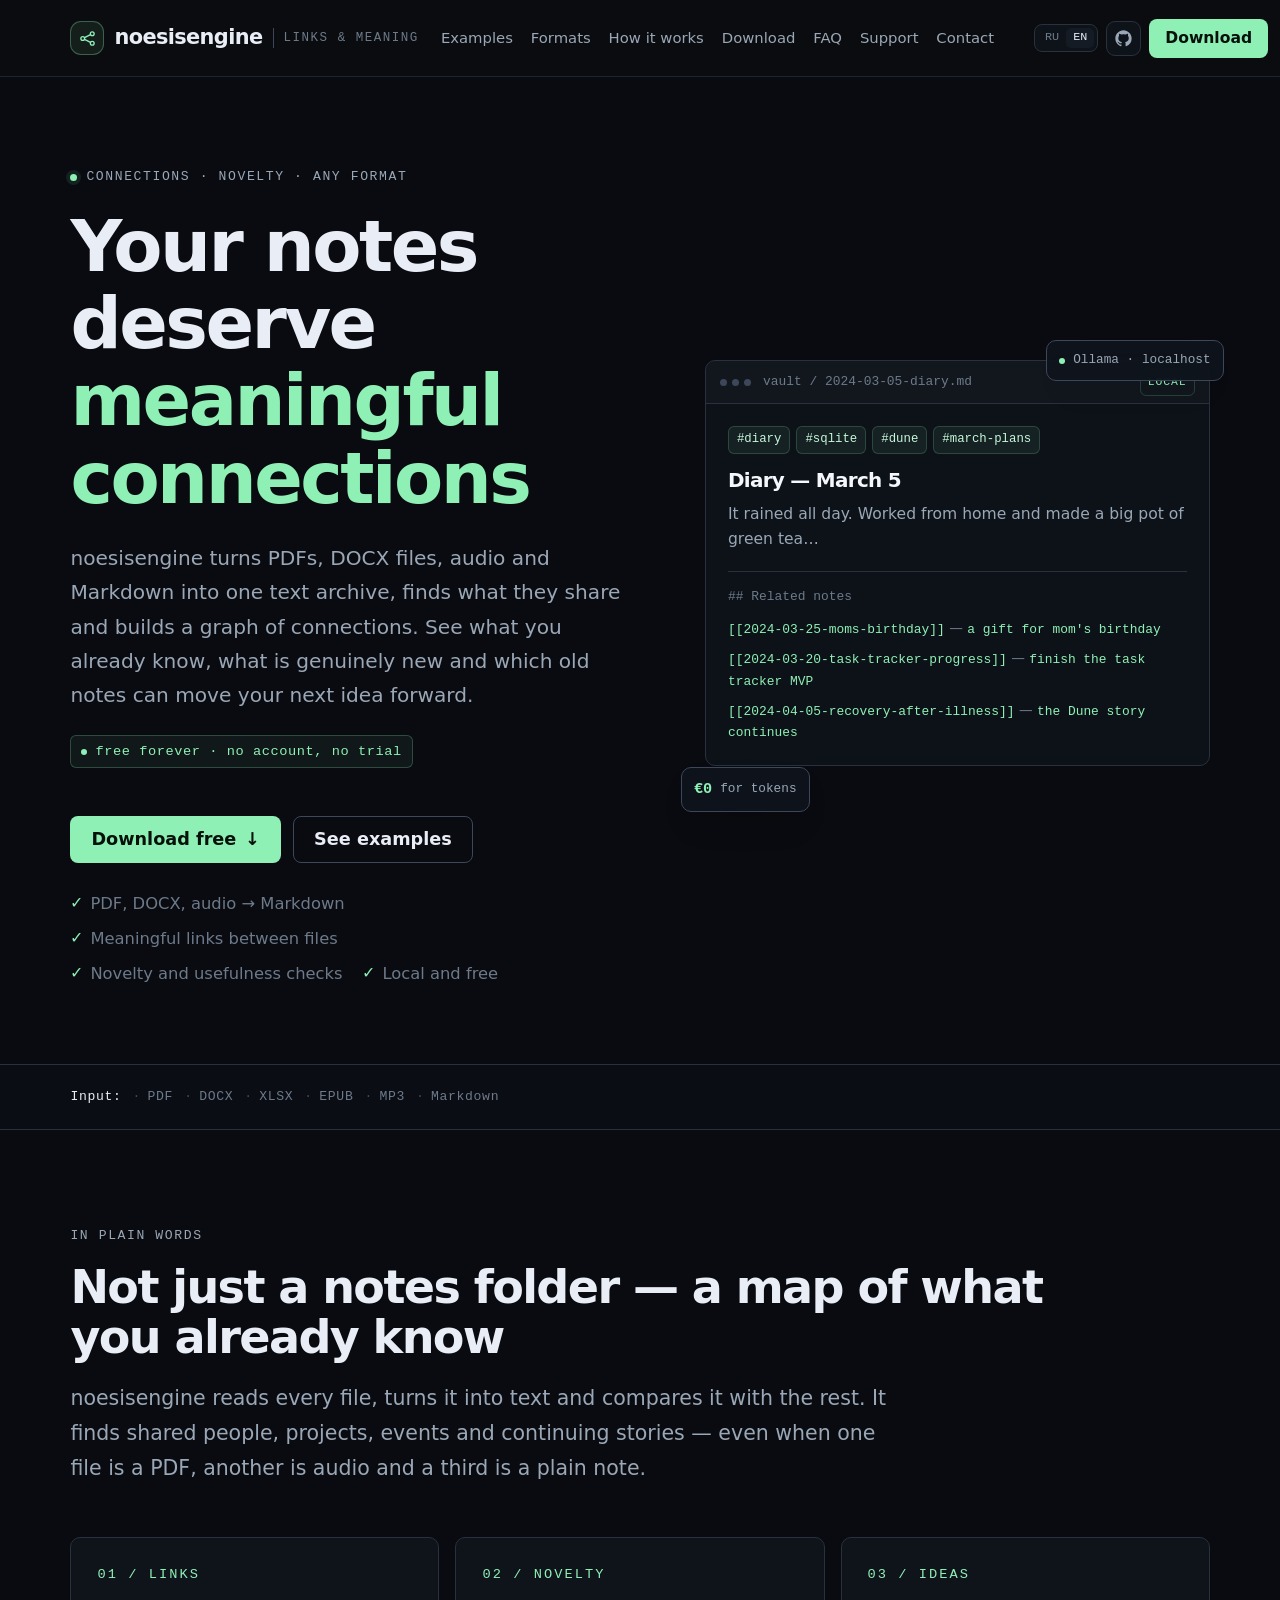
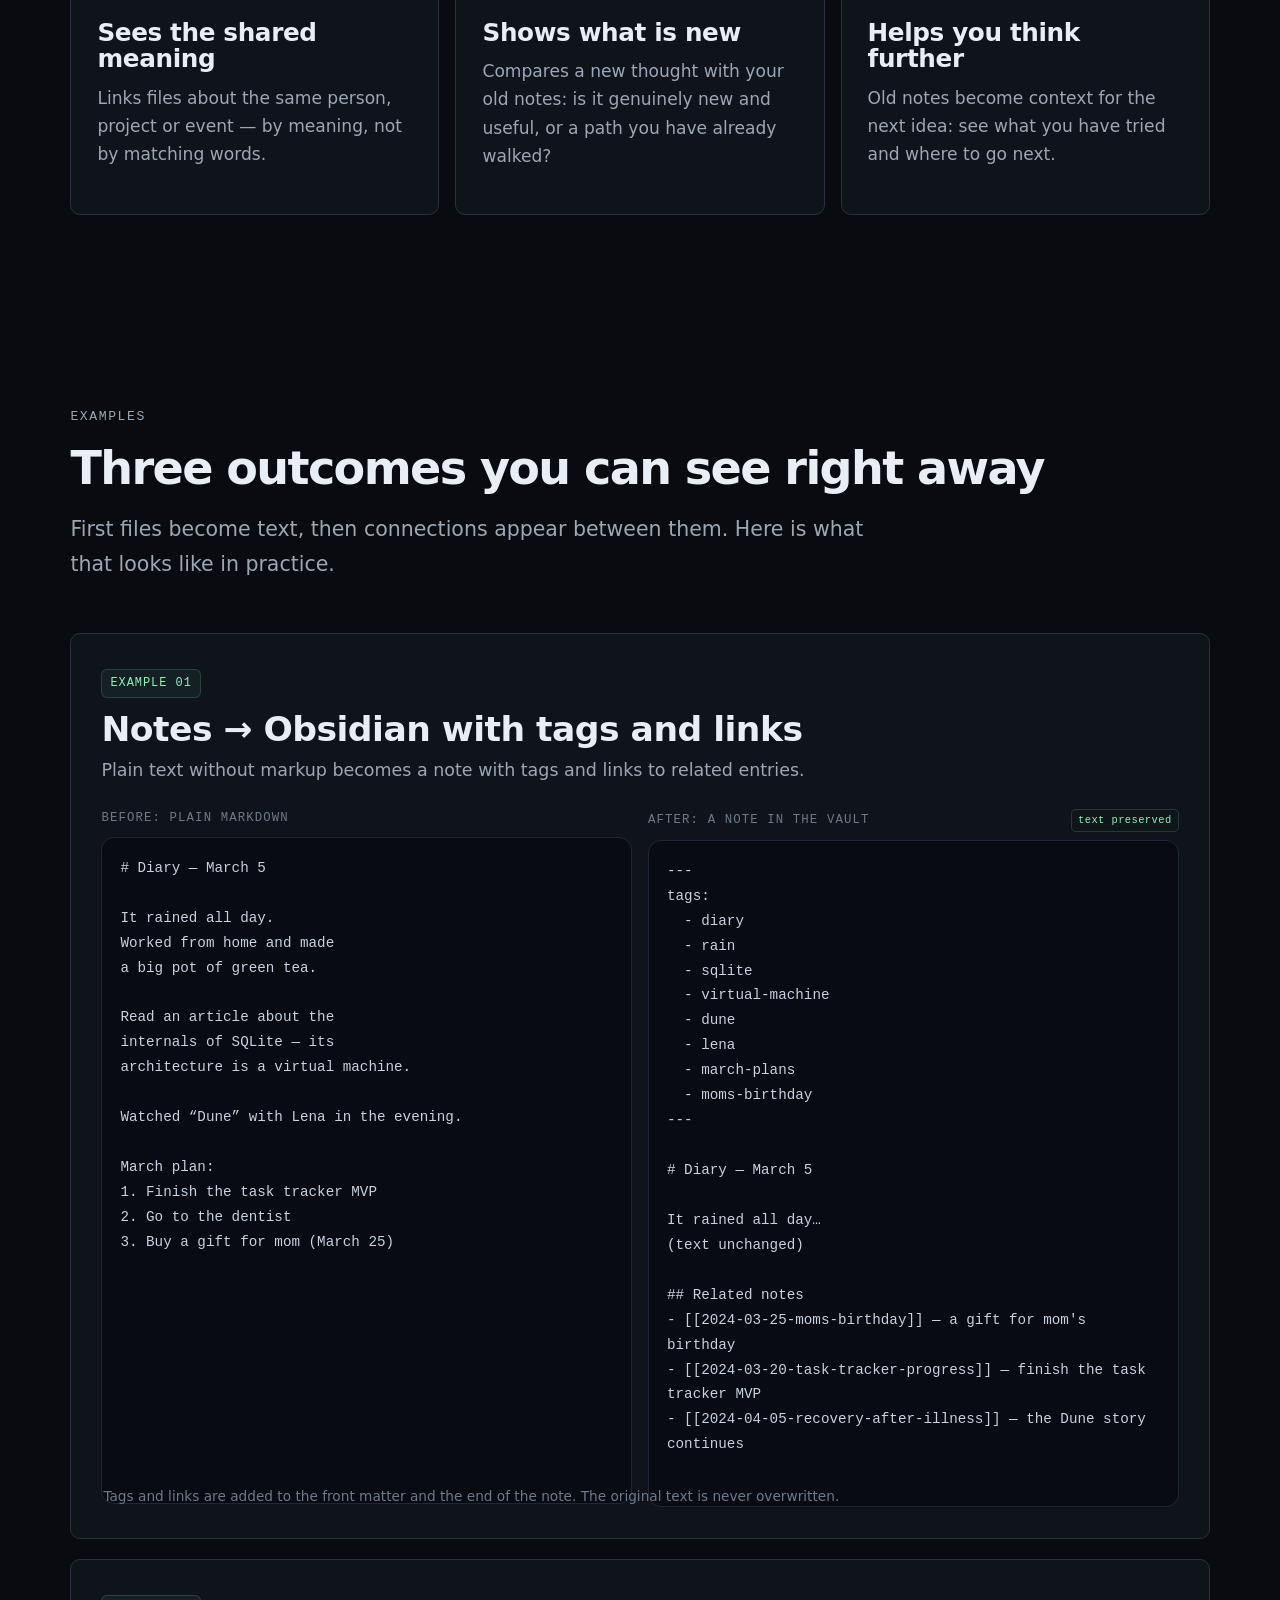
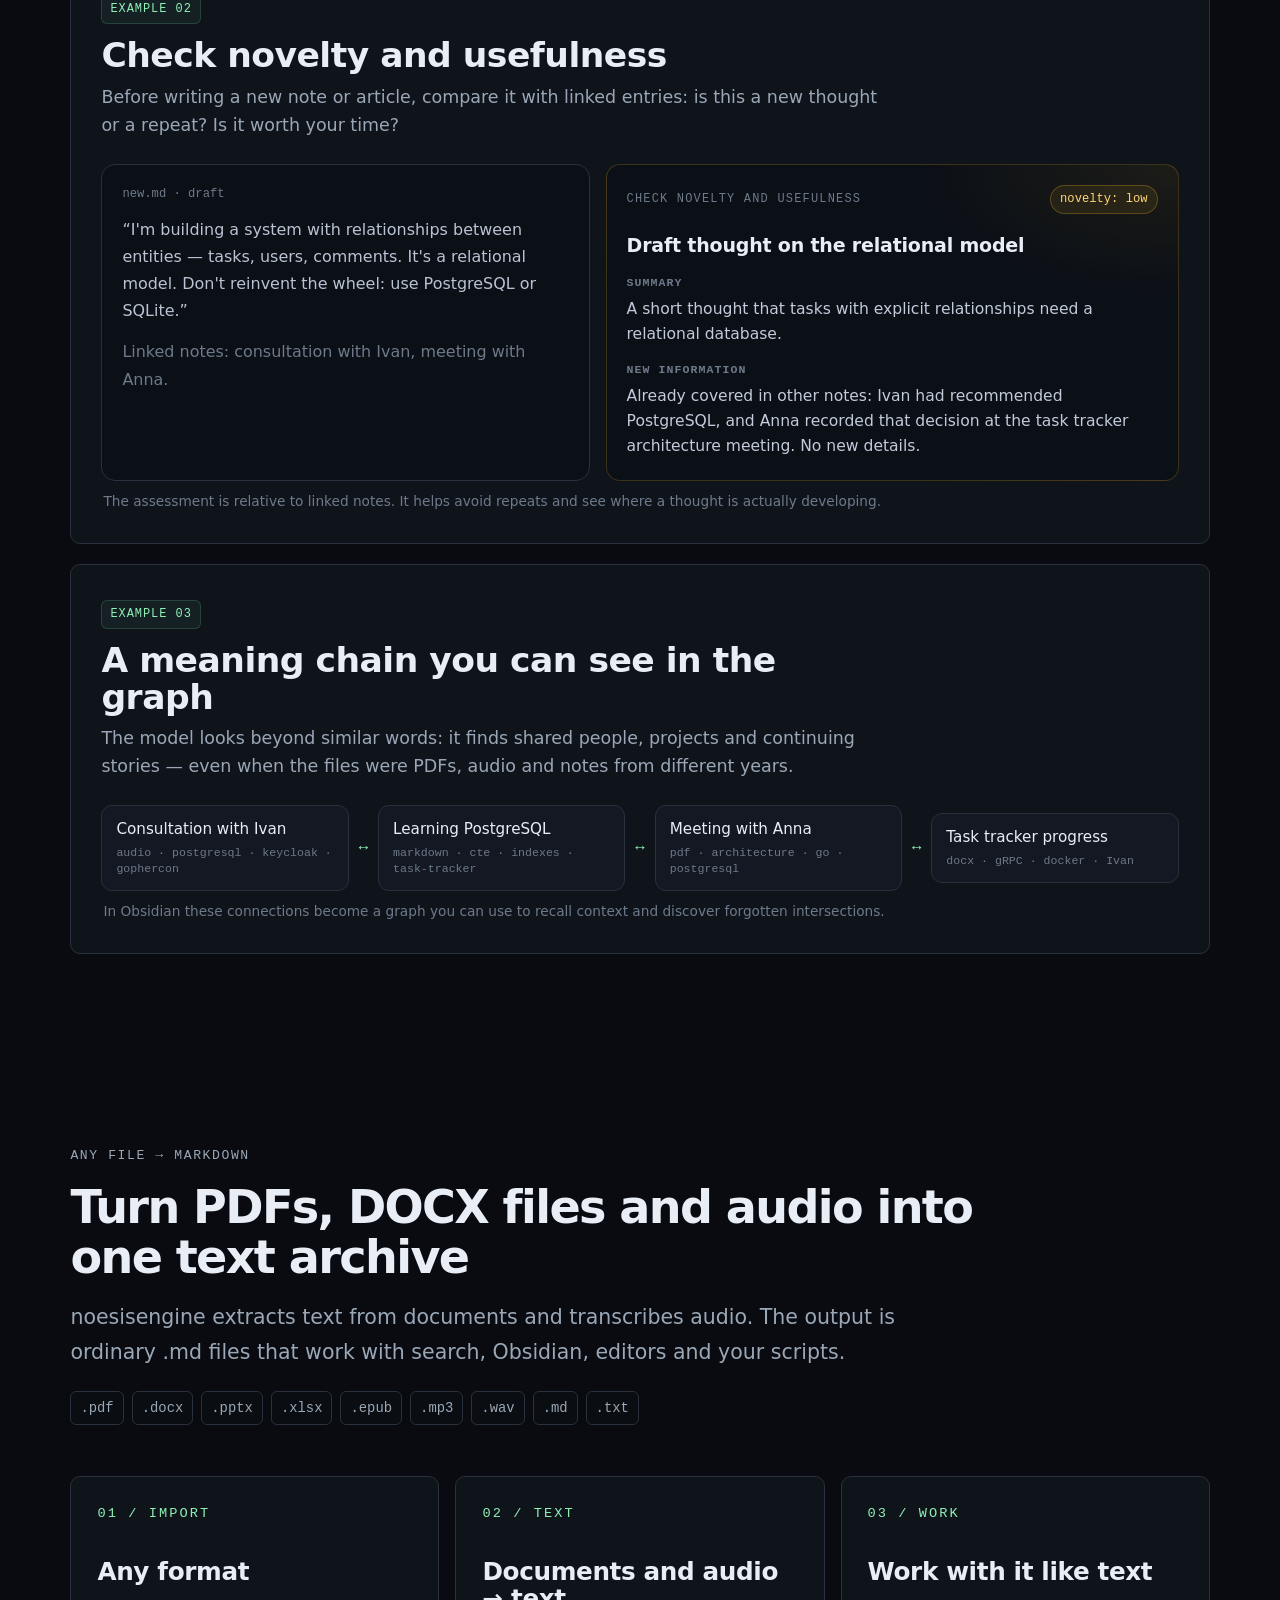
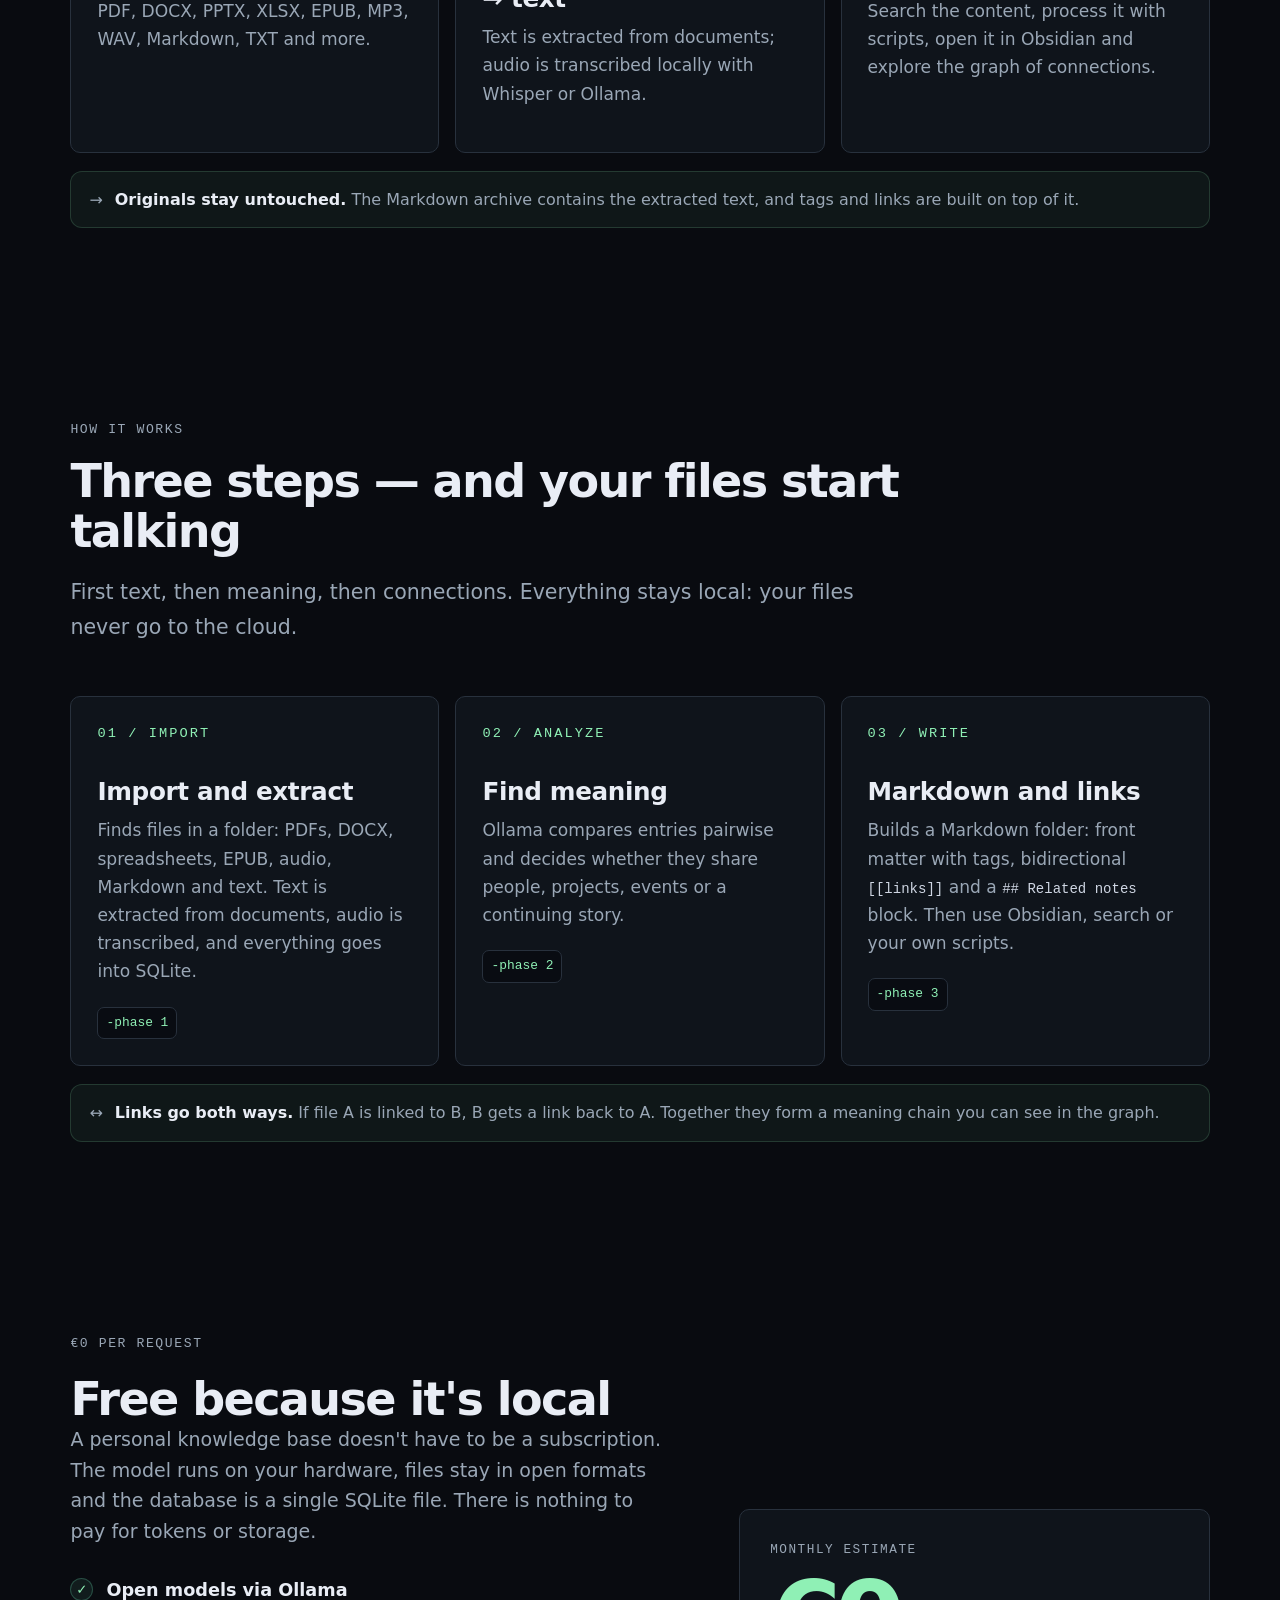
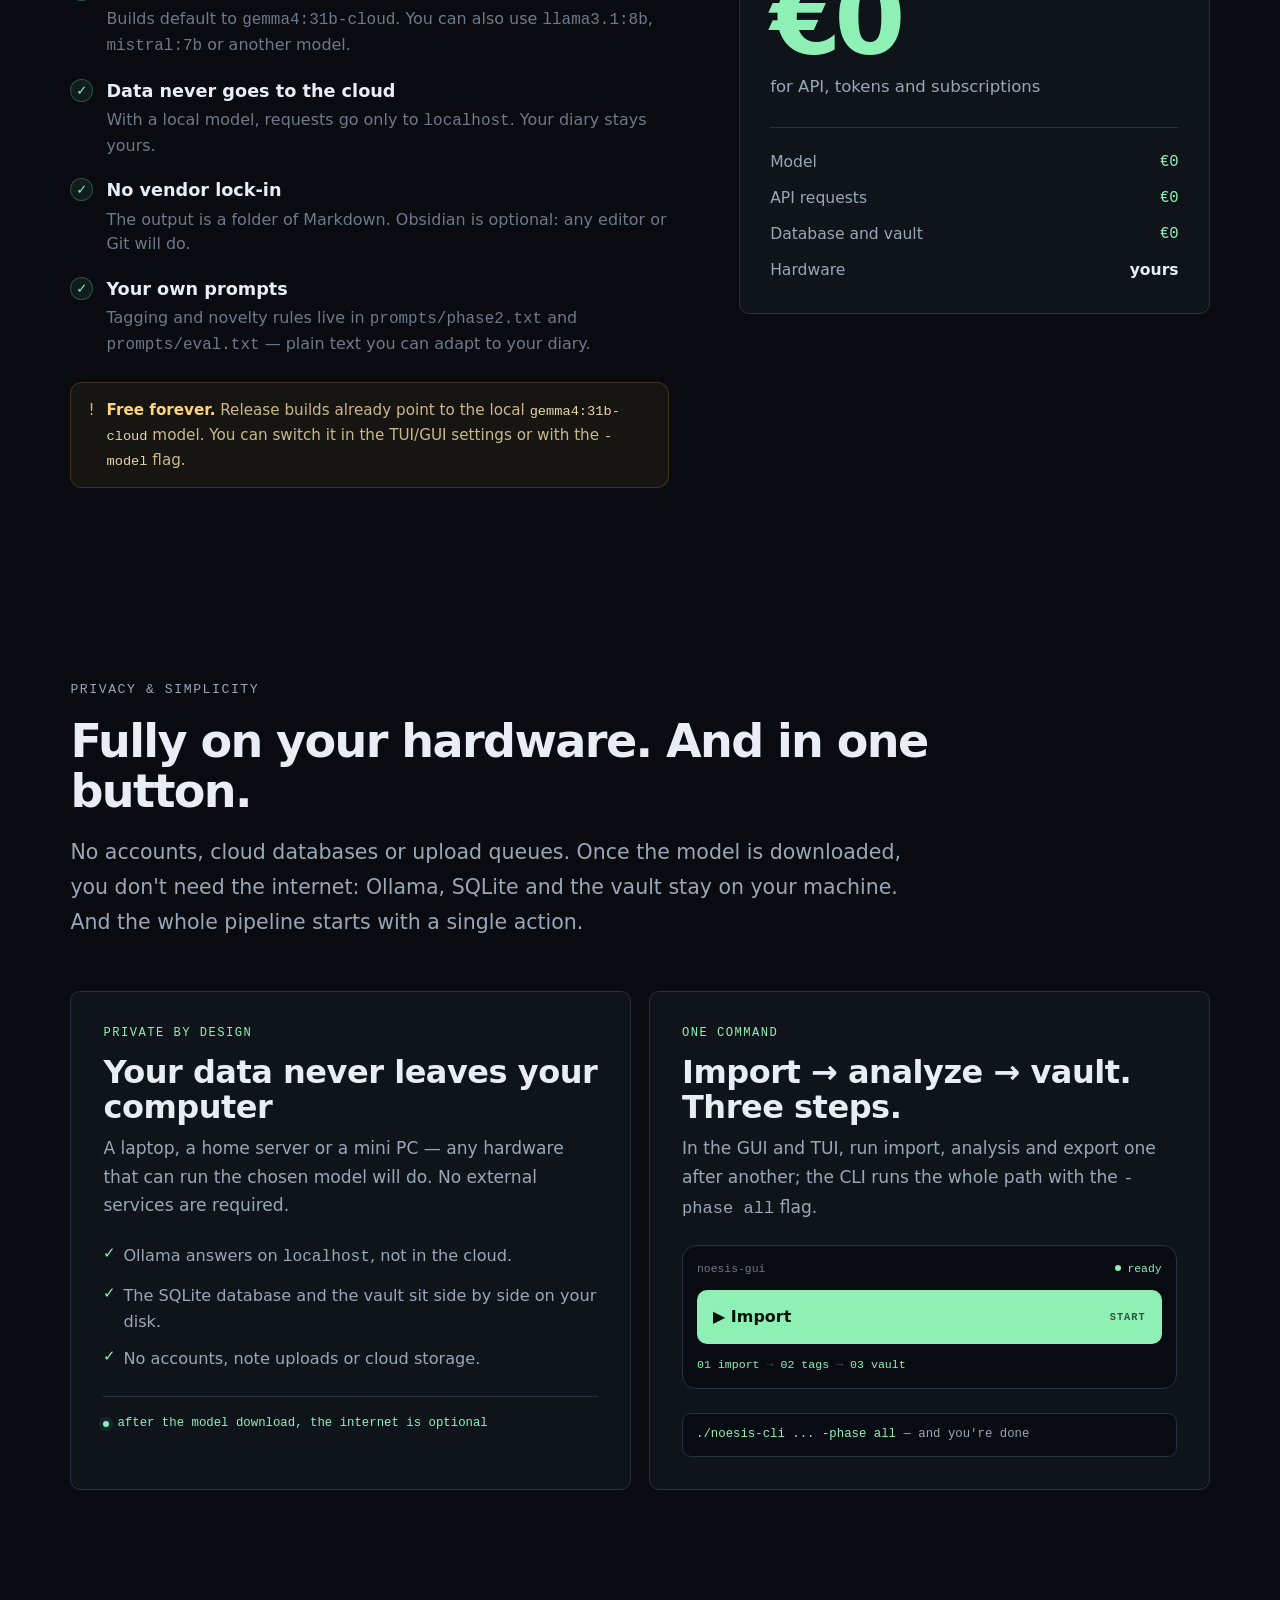
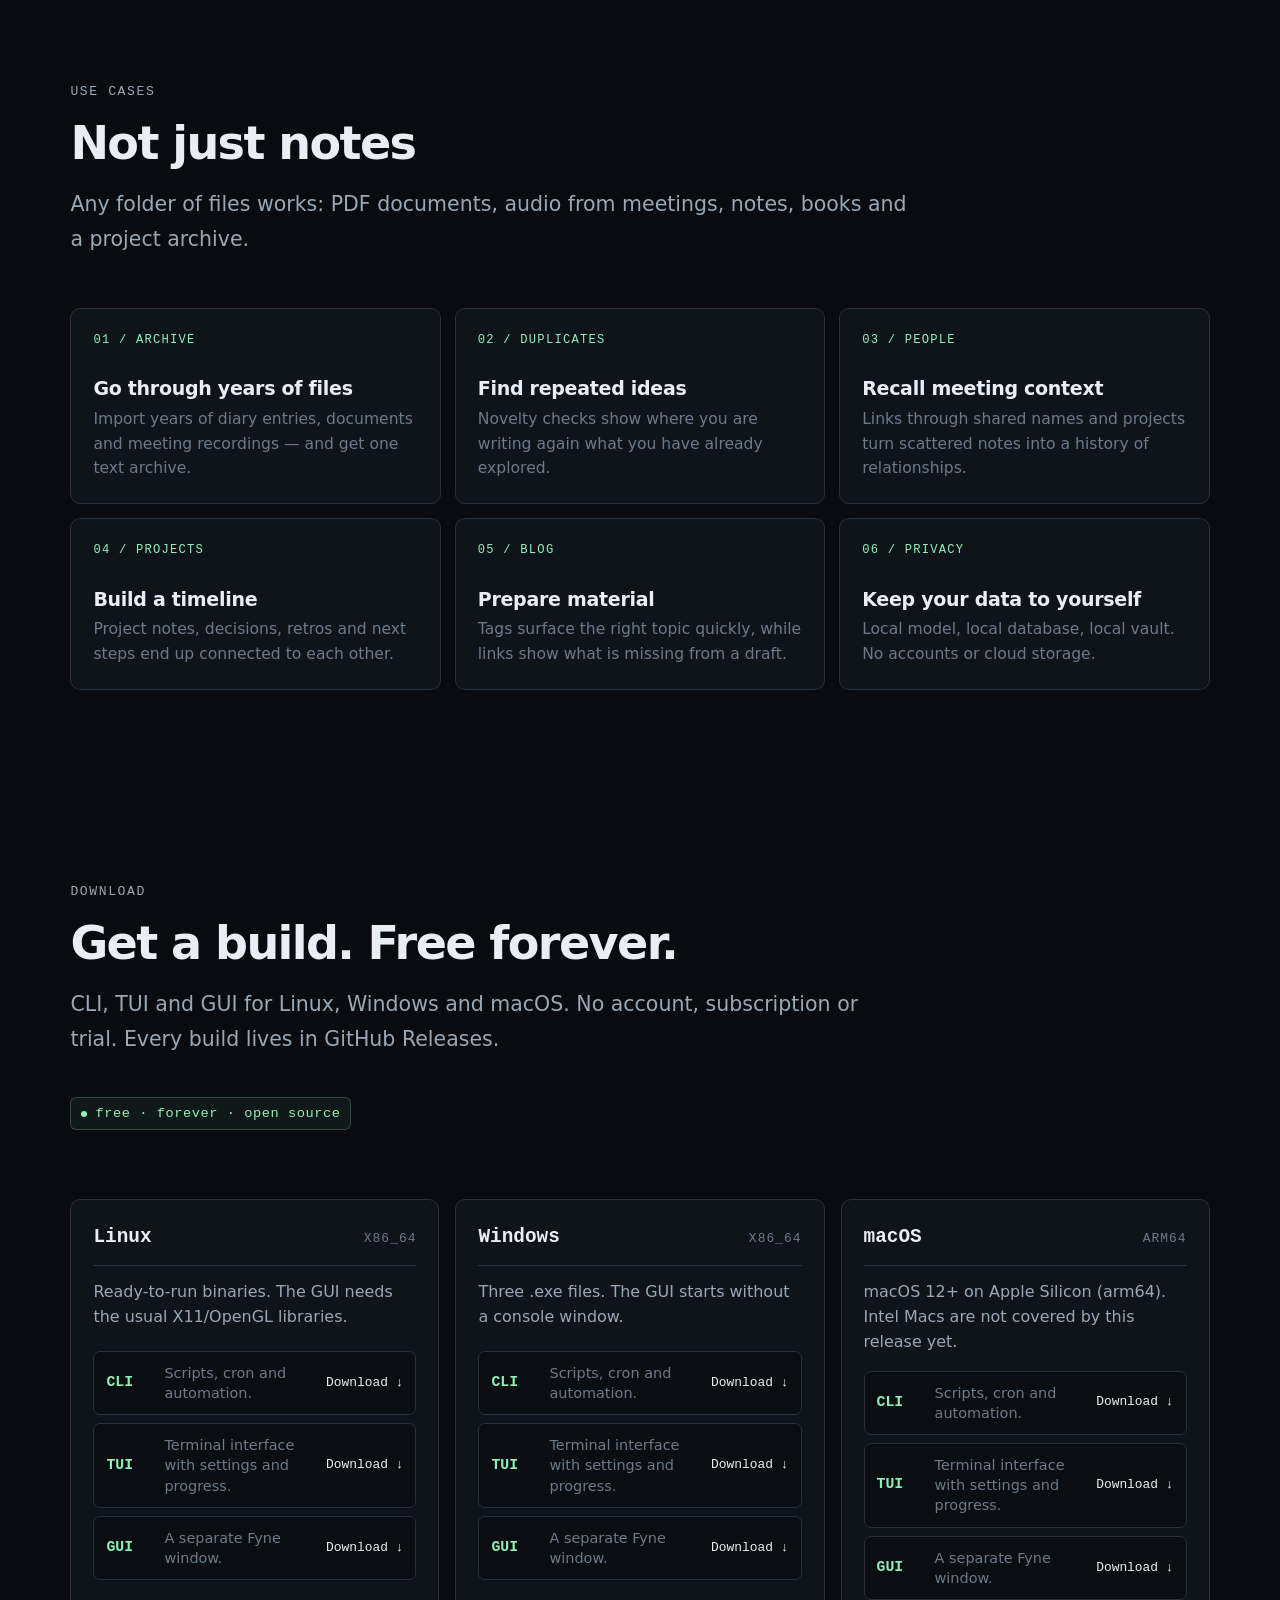
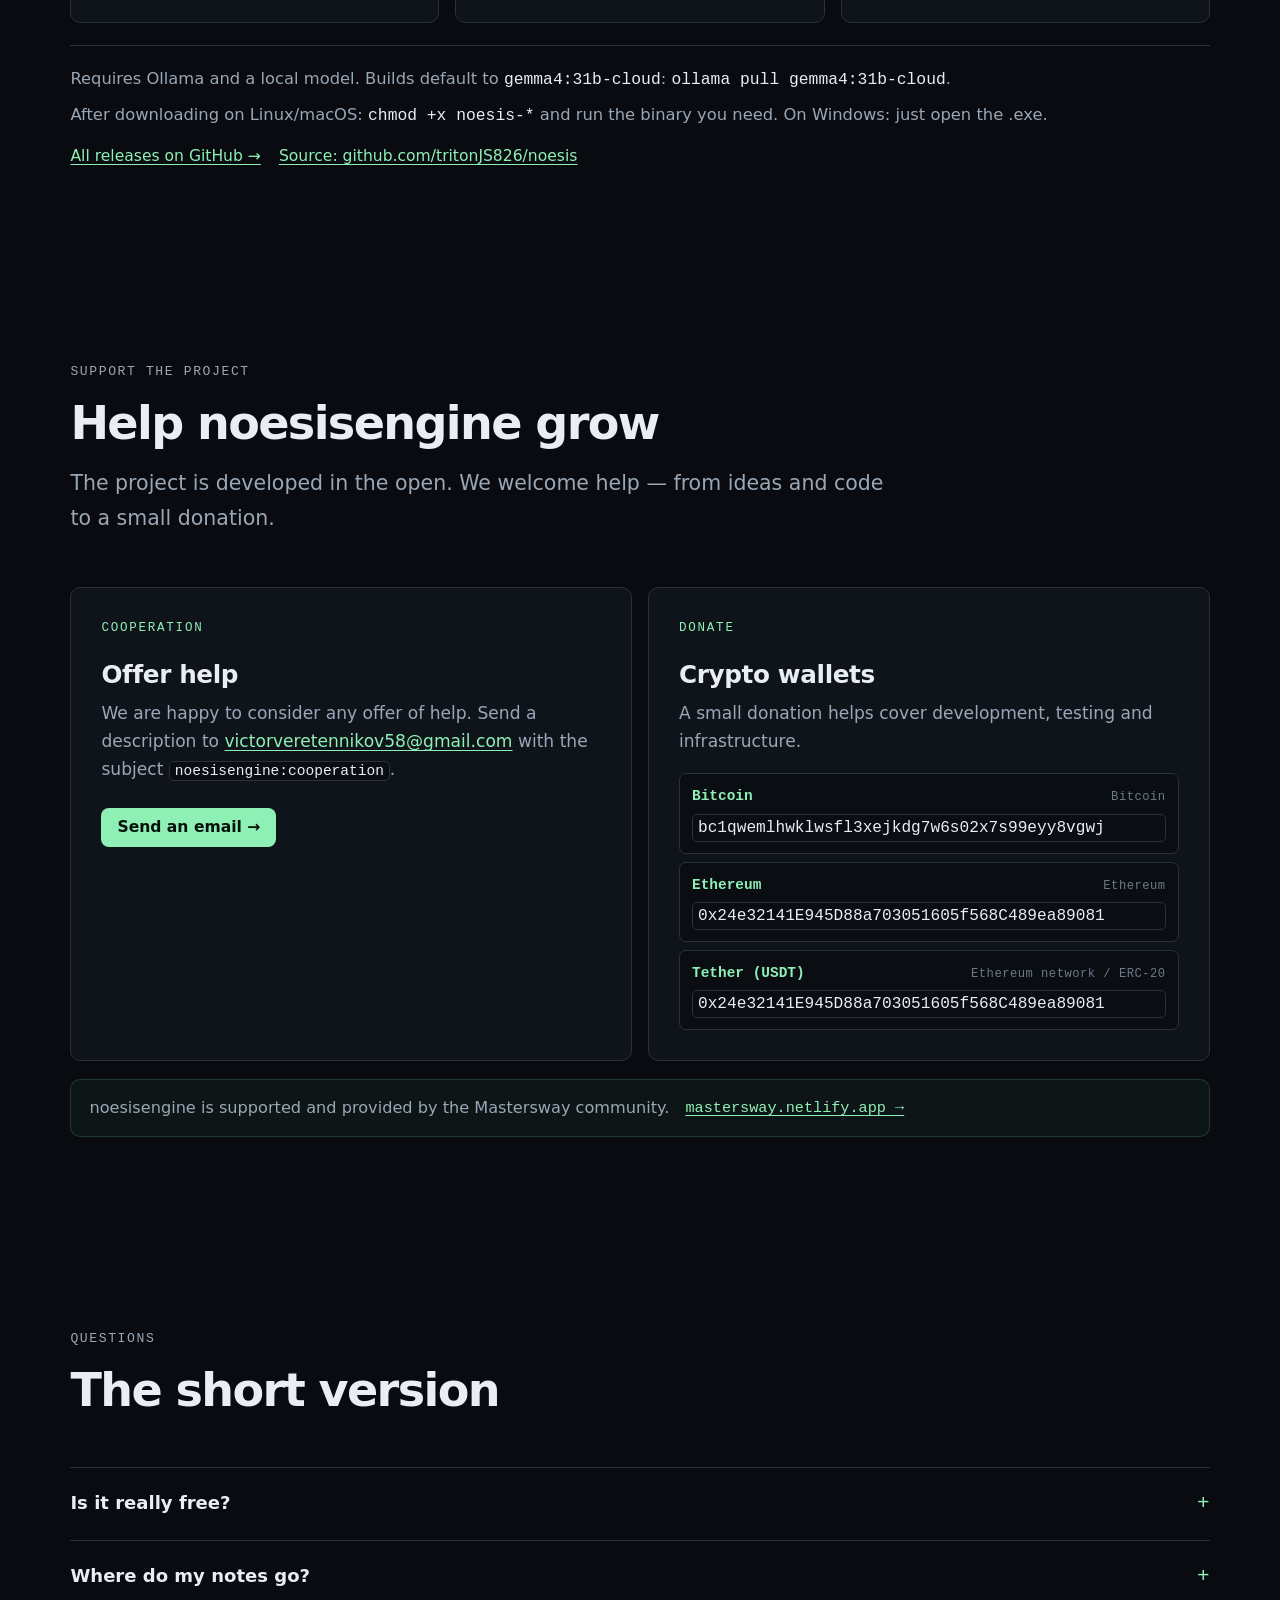
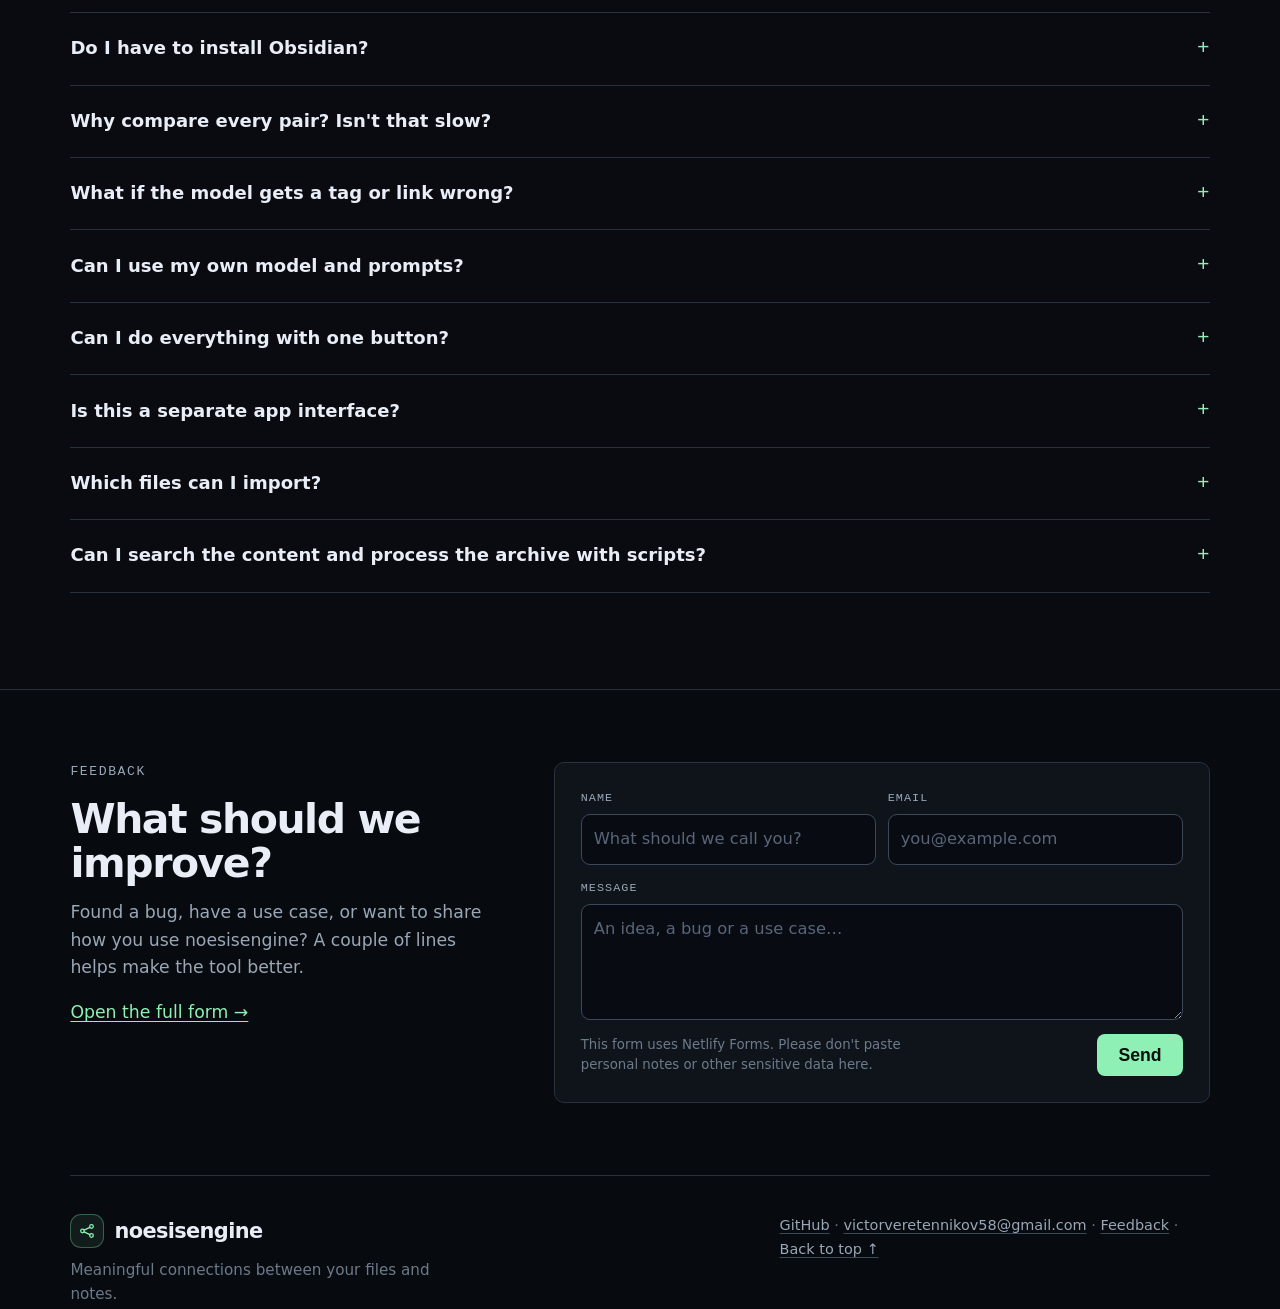
<file: landings/index.html>
<!doctype html>
<html lang="ru">
<head>
  <meta charset="utf-8">
  <meta name="viewport" content="width=device-width, initial-scale=1">
  <meta name="theme-color" content="#0b0d10">
  <title>noesisengine — смысловые связи между вашими файлами</title>
  <meta name="description" content="noesisengine собирает PDF, DOCX, аудио и Markdown в один текстовый архив, находит смысловые связи между файлами и помогает оценить новизну идей. Локально, приватно, бесплатно.">
  <link rel="stylesheet" href="styles.css">
  <script src="app.js" defer></script>
</head>
<body id="top" data-page="index">
  <a class="skip" href="#main" data-i18n="common.skip">Перейти к содержанию</a>
  <noscript><div class="i18n-error">Для загрузки контента нужен JavaScript. / JavaScript is required to load this page.</div></noscript>

  <header class="site-header">
    <div class="wrap header-inner">
      <a class="brand" href="#top" aria-label="noesisengine — на главную" data-i18n-aria-label="common.brandAria">
        <span class="brand-mark" aria-hidden="true">
          <svg width="19" height="19" viewBox="0 0 24 24" fill="none" stroke="currentColor" stroke-width="1.7" stroke-linecap="round" stroke-linejoin="round">
            <circle cx="6" cy="12" r="2.4"></circle>
            <circle cx="18" cy="6" r="2.4"></circle>
            <circle cx="18" cy="18" r="2.4"></circle>
            <path d="M8.2 10.9 15.8 7.1M8.2 13.1l7.6 3.8"></path>
          </svg>
        </span>
        <span class="brand-name">noesisengine</span>
        <span class="brand-sub" data-i18n="common.brandSub">связи и смысл</span>
      </a>

      <nav class="nav" aria-label="Основная навигация" data-i18n-aria-label="common.navAria">
        <a href="#examples" data-i18n="common.nav.examples">Примеры</a>
        <a href="#formats" data-i18n="common.nav.formats">Форматы</a>
        <a href="#how" data-i18n="common.nav.how">Как работает</a>
        <a href="#downloads" data-i18n="common.nav.download">Скачать</a>
        <a href="#faq" data-i18n="common.nav.faq">FAQ</a>
        <a href="#support" data-i18n="common.nav.support">Поддержать</a>
        <a href="feedback.html" data-i18n="common.nav.contact">Связаться</a>
      </nav>

      <div class="header-actions">
        <div class="lang-switch" role="group" aria-label="Язык / Language" data-i18n-aria-label="common.langAria">
          <button type="button" data-lang="ru" lang="ru">RU</button>
          <button type="button" data-lang="en" lang="en">EN</button>
        </div>
        <a class="header-github" href="https://github.com/tritonJS826/noesis" target="_blank" rel="noopener" aria-label="noesisengine на GitHub" title="GitHub" data-i18n-aria-label="common.header.githubAria" data-i18n-title="common.header.githubTitle">
          <svg width="17" height="17" viewBox="0 0 24 24" fill="currentColor" aria-hidden="true">
            <path d="M12 .5C5.73.5.5 5.73.5 12c0 5.08 3.29 9.39 7.86 10.91.58.11.79-.25.79-.56 0-.28-.01-1.02-.02-2-3.2.7-3.88-1.54-3.88-1.54-.52-1.33-1.28-1.68-1.28-1.68-1.05-.72.08-.71.08-.71 1.16.08 1.77 1.19 1.77 1.19 1.03 1.77 2.7 1.26 3.36.96.1-.75.4-1.26.73-1.55-2.55-.29-5.23-1.28-5.23-5.7 0-1.26.45-2.29 1.19-3.1-.12-.29-.52-1.46.11-3.05 0 0 .97-.31 3.18 1.18a11.1 11.1 0 0 1 5.8 0c2.2-1.49 3.17-1.18 3.17-1.18.63 1.59.23 2.76.11 3.05.74.81 1.19 1.84 1.19 3.1 0 4.43-2.69 5.41-5.25 5.69.41.36.78 1.06.78 2.14 0 1.55-.01 2.8-.01 3.18 0 .31.21.68.8.56A11.51 11.51 0 0 0 23.5 12C23.5 5.73 18.27.5 12 .5z"/>
          </svg>
        </a>
        <a class="header-contact-icon" href="feedback.html" aria-label="Обратная связь" title="Обратная связь" data-i18n-aria-label="common.header.contactAria" data-i18n-title="common.header.contactTitle">
          <svg width="17" height="17" viewBox="0 0 24 24" fill="none" stroke="currentColor" stroke-width="1.7" stroke-linecap="round" stroke-linejoin="round" aria-hidden="true">
            <path d="M21 11.5a8.38 8.38 0 0 1-.9 3.8 8.5 8.5 0 0 1-7.6 4.7 8.38 8.38 0 0 1-3.8-.9L3 21l1.9-5.7a8.38 8.38 0 0 1-.9-3.8 8.5 8.5 0 0 1 4.7-7.6 8.38 8.38 0 0 1 3.8-.9h.5a8.48 8.48 0 0 1 8 8v.5z"></path>
          </svg>
        </a>
        <a class="btn btn-small header-cta" href="#downloads" data-i18n="common.header.download">Скачать</a>
      </div>
    </div>
  </header>

  <main id="main">
    <section class="hero wrap">
      <div class="hero-copy">
        <div class="eyebrow" data-i18n="index.hero.eyebrow"><span class="pulse" aria-hidden="true"></span> связи · новизна · любые форматы</div>
        <h1 data-i18n="index.hero.title">Ваши заметки заслуживают <em>смысловых связей</em></h1>
        <p class="lead" data-i18n="index.hero.lead">
          noesisengine собирает PDF, DOCX, аудио и Markdown в один текстовый архив,
          находит общее между файлами и строит граф связей. Сразу видно, что вы уже знаете,
          что действительно ново и какие старые записи помогут новой идее.
        </p>
        <div class="free-forever"><span class="free-dot" aria-hidden="true"></span><span data-i18n="index.hero.freeNote">бесплатно и навсегда · без аккаунта и пробного периода</span></div>
        <div class="hero-actions">
          <a class="btn" href="#downloads" data-i18n="index.hero.download">Скачать бесплатно <span aria-hidden="true">↓</span></a>
          <a class="btn btn-ghost" href="#examples" data-i18n="index.hero.examples">Посмотреть примеры</a>
        </div>
        <ul class="hero-points">
          <li data-i18n="index.hero.points.0">PDF, DOCX, аудио → Markdown</li>
          <li data-i18n="index.hero.points.1">Смысловые связи между файлами</li>
          <li data-i18n="index.hero.points.2">Оценка новизны и пользы</li>
          <li data-i18n="index.hero.points.3">Локально и бесплатно</li>
        </ul>
      </div>

      <div class="hero-visual" aria-label="Пример заметки в Obsidian-vault" data-i18n-aria-label="index.hero.preview.aria">
        <div class="float-badge float-badge-top"><span class="dot-green" aria-hidden="true"></span> Ollama · localhost</div>
        <div class="float-badge float-badge-bottom"><strong>€0</strong> <span data-i18n="index.hero.preview.free">за токены</span></div>

        <div class="window">
          <div class="window-bar">
            <span class="dots" aria-hidden="true"><i></i><i></i><i></i></span>
            <span class="window-path" data-i18n="index.hero.preview.path">vault / 2024-03-05-dnevnik.md</span>
            <span class="badge-local">local</span>
          </div>
          <div class="window-body">
            <div class="preview-tags">
              <span data-i18n="index.hero.preview.tags.0">#дневник</span>
              <span data-i18n="index.hero.preview.tags.1">#sqlite</span>
              <span data-i18n="index.hero.preview.tags.2">#дюна</span>
              <span data-i18n="index.hero.preview.tags.3">#планы-на-март</span>
            </div>
            <h2 class="preview-title" data-i18n="index.hero.preview.title">Дневник — 5 марта</h2>
            <p class="preview-text" data-i18n="index.hero.preview.text">Сегодня весь день шёл дождь…</p>
            <div class="preview-rule"></div>
            <div class="preview-label" data-i18n="index.hero.preview.related">## Related notes</div>
            <ul class="preview-links">
              <li><span data-i18n="index.hero.preview.links.0.title">[[2024-03-25-den-rozhdeniya-mamy]]</span> — <span data-i18n="index.hero.preview.links.0.note">подарок маме на день рождения</span></li>
              <li><span data-i18n="index.hero.preview.links.1.title">[[2024-03-20-progress-taska]]</span> — <span data-i18n="index.hero.preview.links.1.note">доделать таск-трекер до MVP</span></li>
              <li><span data-i18n="index.hero.preview.links.2.title">[[2024-04-05-reabilitatsiya-posle-bolezni]]</span> — <span data-i18n="index.hero.preview.links.2.note">продолжение истории с «Дюной»</span></li>
            </ul>
          </div>
        </div>
      </div>
    </section>

    <div class="strip">
      <div class="wrap strip-inner" aria-label="PDF, DOCX, XLSX, EPUB, MP3, Markdown">
        <span data-i18n="index.strip.label">На входе:</span>
        <span>PDF</span>
        <span>DOCX</span>
        <span>XLSX</span>
        <span>EPUB</span>
        <span>MP3</span>
        <span>Markdown</span>
      </div>
    </div>

    <section id="why" class="section wrap">
      <div class="section-head">
        <div class="eyebrow" data-i18n="index.why.eyebrow">простыми словами</div>
        <h2 data-i18n="index.why.title">Не просто папка заметок — карта того, что вы уже знаете</h2>
        <p class="section-sub" data-i18n="index.why.sub">noesisengine читает каждый файл, превращает его в текст и сравнивает с остальными. Находятся общие люди, проекты, события и продолжения историй — даже если один файл был PDF, другой аудио, а третий обычной заметкой.</p>
      </div>

      <div class="steps">
        <article class="card step">
          <span class="step-num" data-i18n="index.why.cards.0.label">01 / СВЯЗИ</span>
          <h3 data-i18n="index.why.cards.0.title">Видит общий смысл</h3>
          <p data-i18n="index.why.cards.0.body">Связывает файлы, где речь об одном человеке, проекте или событии. Не по совпадению слов, а по смыслу.</p>
        </article>
        <article class="card step">
          <span class="step-num" data-i18n="index.why.cards.1.label">02 / НОВИЗНА</span>
          <h3 data-i18n="index.why.cards.1.title">Показывает, что нового</h3>
          <p data-i18n="index.why.cards.1.body">Сравнивает новую мысль со старыми записями: это действительно ново и полезно или вы уже проходили этот путь?</p>
        </article>
        <article class="card step">
          <span class="step-num" data-i18n="index.why.cards.2.label">03 / ИДЕИ</span>
          <h3 data-i18n="index.why.cards.2.title">Помогает думать дальше</h3>
          <p data-i18n="index.why.cards.2.body">Старые заметки становятся контекстом для следующей идеи: видно, что уже пробовали и куда двигаться.</p>
        </article>
      </div>
    </section>

    <section id="examples" class="section wrap">
      <div class="section-head">
        <div class="eyebrow" data-i18n="index.examples.eyebrow">примеры</div>
        <h2 data-i18n="index.examples.title">Три результата, которые понятны сразу</h2>
        <p class="section-sub" data-i18n="index.examples.sub">Сначала файлы становятся текстом, потом между ними появляются связи. Вот как это выглядит на практике.</p>
      </div>

      <article class="example-card">
        <div class="example-head">
          <span class="badge" data-i18n="index.examples.one.badge">пример 01</span>
          <h3 data-i18n="index.examples.one.title">Заметки → Obsidian с тегами и связями</h3>
          <p data-i18n="index.examples.one.desc">Обычный текст без разметки превращается в заметку с тегами и ссылками на связанные записи.</p>
        </div>
        <div class="compare">
          <div>
            <div class="compare-title"><span data-i18n="index.examples.one.beforeLabel">До: обычный Markdown</span></div>
            <pre class="code" data-i18n-text="index.examples.one.beforeCode"># Дневник — 5 марта</pre>
          </div>
          <div>
            <div class="compare-title"><span data-i18n="index.examples.one.afterLabel">После: заметка в vault</span> <span class="tag-small" data-i18n="index.examples.one.preserved">текст не меняется</span></div>
            <pre class="code" data-i18n-text="index.examples.one.afterCode">---</pre>
          </div>
        </div>
        <p class="after-note" data-i18n="index.examples.one.note">Теги и связи добавляются в front matter и в конец заметки.</p>
      </article>

      <article class="example-card">
        <div class="example-head">
          <span class="badge" data-i18n="index.examples.two.badge">пример 02</span>
          <h3 data-i18n="index.examples.two.title">Оценить новизну и полезность</h3>
          <p data-i18n="index.examples.two.desc">Перед тем как писать новую заметку или статью, сравните её со связанными записями: это новая мысль или повтор? И стоит ли тратить на неё время?</p>
        </div>
        <div class="eval-grid">
          <div class="eval-note">
            <div class="note-label" data-i18n="index.examples.two.draftLabel">new.md · черновик</div>
            <p data-i18n="index.examples.two.draft">«Я строю систему со связями между сущностями…»</p>
            <p class="draft" style="margin-top:14px;" data-i18n="index.examples.two.linked">Связанные заметки: консультация с Иваном, встреча с Анной.</p>
          </div>
          <div class="eval-result">
            <div class="eval-top">
              <span data-i18n="index.examples.two.resultLabel">Оценить новизну и полезность</span>
              <span class="rating" data-i18n="index.examples.two.rating">новизна: низкая</span>
            </div>
            <h4 data-i18n="index.examples.two.resultTitle">Черновик мысли о реляционной модели</h4>
            <div class="eval-field"><b data-i18n="index.examples.two.summaryLabel">summary</b><p data-i18n="index.examples.two.summary">Короткая мысль.</p></div>
            <div class="eval-field"><b data-i18n="index.examples.two.newLabel">new information</b><p data-i18n="index.examples.two.new">Новых деталей нет.</p></div>
          </div>
        </div>
        <p class="after-note" data-i18n="index.examples.two.note">Оценка идёт относительно связанных заметок.</p>
      </article>

      <article class="example-card">
        <div class="example-head">
          <span class="badge" data-i18n="index.examples.three.badge">пример 03</span>
          <h3 data-i18n="index.examples.three.title">Смысловая цепочка, которую видно в графе</h3>
          <p data-i18n="index.examples.three.desc">Модель ищет не просто похожие слова, а общих людей, проекты и продолжение историй — даже если файлы были PDF, аудио и заметками разных лет.</p>
        </div>
        <div class="chain" aria-label="Example chain of linked notes" data-i18n-aria-label="index.examples.three.aria">
          <span class="chain-node"><span data-i18n="index.examples.three.nodes.0.title">Консультация с Иваном</span><small data-i18n="index.examples.three.nodes.0.tags">audio · postgresql · keycloak · gophercon</small></span>
          <span class="chain-arrow" aria-hidden="true">↔</span>
          <span class="chain-node"><span data-i18n="index.examples.three.nodes.1.title">Изучаю PostgreSQL</span><small data-i18n="index.examples.three.nodes.1.tags">markdown · cte · индексы · таск-трекер</small></span>
          <span class="chain-arrow" aria-hidden="true">↔</span>
          <span class="chain-node"><span data-i18n="index.examples.three.nodes.2.title">Встреча с Анной</span><small data-i18n="index.examples.three.nodes.2.tags">pdf · архитектура · go · postgresql</small></span>
          <span class="chain-arrow" aria-hidden="true">↔</span>
          <span class="chain-node"><span data-i18n="index.examples.three.nodes.3.title">Прогресс по таск-трекеру</span><small data-i18n="index.examples.three.nodes.3.tags">docx · gRPC · docker · Иван</small></span>
        </div>
        <p class="after-note" data-i18n="index.examples.three.note">В Obsidian эти связи превращаются в граф.</p>
      </article>
    </section>

    <section id="formats" class="section wrap">
      <div class="section-head">
        <div class="eyebrow" data-i18n="index.formats.eyebrow">любые файлы → markdown</div>
        <h2 data-i18n="index.formats.title">Соберите PDF, DOCX и аудио в один текстовый архив</h2>
        <p class="section-sub" data-i18n="index.formats.sub">noesisengine извлекает текст из документов и расшифровывает аудио. На выходе — обычные .md-файлы: с ними работают поиск, Obsidian, редакторы и ваши скрипты.</p>
        <div class="format-chips" aria-hidden="true">
          <span>.pdf</span><span>.docx</span><span>.pptx</span><span>.xlsx</span><span>.epub</span><span>.mp3</span><span>.wav</span><span>.md</span><span>.txt</span>
        </div>
      </div>

      <div class="steps">
        <article class="card step">
          <span class="step-num" data-i18n="index.formats.cards.0.label">01 / ИМПОРТ</span>
          <h3 data-i18n="index.formats.cards.0.title">Любые форматы</h3>
          <p data-i18n="index.formats.cards.0.body">PDF, DOCX, PPTX, XLSX, EPUB, MP3, WAV, Markdown, TXT и другие.</p>
        </article>
        <article class="card step">
          <span class="step-num" data-i18n="index.formats.cards.1.label">02 / ТЕКСТ</span>
          <h3 data-i18n="index.formats.cards.1.title">Документы и аудио → текст</h3>
          <p data-i18n="index.formats.cards.1.body">Текст извлекается из документов, аудио расшифровывается локально через Whisper или Ollama.</p>
        </article>
        <article class="card step">
          <span class="step-num" data-i18n="index.formats.cards.2.label">03 / РАБОТА</span>
          <h3 data-i18n="index.formats.cards.2.title">Как с обычным текстом</h3>
          <p data-i18n="index.formats.cards.2.body">Ищите по содержимому, обрабатывайте скриптами, открывайте в Obsidian и смотрите граф связей.</p>
        </article>
      </div>

      <div class="pair-note">
        <span aria-hidden="true">→</span>
        <span data-i18n="index.formats.note"><strong>Оригиналы не меняются.</strong> В Markdown-архив попадает извлечённый текст, а теги и связи строятся поверх него.</span>
      </div>
    </section>

    <section id="how" class="section wrap">
      <div class="section-head">
        <div class="eyebrow" data-i18n="index.how.eyebrow">как это работает</div>
        <h2 data-i18n="index.how.title">Три шага — и ваши файлы начинают разговаривать</h2>
        <p class="section-sub" data-i18n="index.how.sub">Сначала текст, потом смысл, потом связи. Всё локально: файлы не уходят в облако.</p>
      </div>

      <div class="steps">
        <article class="card step">
          <span class="step-num" data-i18n="index.how.steps.0.num">01 / IMPORT</span>
          <h3 data-i18n="index.how.steps.0.title">Импорт и текст</h3>
          <p data-i18n="index.how.steps.0.body">Находит файлы в папке: PDF, DOCX, таблицы, EPUB, аудио, Markdown и текст. Из документов извлекается текст, аудио расшифровывается — всё складывается в SQLite.</p>
          <div class="mini-code">-phase 1</div>
        </article>
        <article class="card step">
          <span class="step-num" data-i18n="index.how.steps.1.num">02 / ANALYZE</span>
          <h3 data-i18n="index.how.steps.1.title">Поиск смысла</h3>
          <p data-i18n="index.how.steps.1.body">Ollama сравнивает записи попарно и решает, есть ли между ними общие люди, проекты, события или продолжение истории.</p>
          <div class="mini-code">-phase 2</div>
        </article>
        <article class="card step">
          <span class="step-num" data-i18n="index.how.steps.2.num">03 / WRITE</span>
          <h3 data-i18n="index.how.steps.2.title">Markdown и связи</h3>
          <p data-i18n="index.how.steps.2.body">Собирает папку Markdown: front matter с тегами, двусторонние <code>[[ссылки]]</code> и блок <code>## Related notes</code>. Дальше — Obsidian, поиск или ваши скрипты.</p>
          <div class="mini-code">-phase 3</div>
        </article>
      </div>

      <div class="pair-note">
        <span aria-hidden="true">↔</span>
        <span data-i18n="index.how.pairNote"><strong>Связи двусторонние.</strong> Если файл A связан с B, в B появится ссылка на A. Так складывается смысловая цепочка, которую видно в графе.</span>
      </div>
    </section>

    <section id="free" class="section wrap">
      <div class="free-grid">
        <div class="free-copy">
          <div class="eyebrow" data-i18n="index.free.eyebrow">€0 за запросы</div>
          <h2 data-i18n="index.free.title">Бесплатно, потому что локально</h2>
          <p data-i18n="index.free.body">Личная база знаний не обязана быть подпиской.</p>

          <div class="free-list">
            <div class="free-item">
              <span class="check" aria-hidden="true">✓</span>
              <div><strong data-i18n="index.free.items.0.title">Открытые модели через Ollama</strong><p data-i18n="index.free.items.0.body">В сборках по умолчанию — gemma4:31b-cloud.</p></div>
            </div>
            <div class="free-item">
              <span class="check" aria-hidden="true">✓</span>
              <div><strong data-i18n="index.free.items.1.title">Данные не уходят в облако</strong><p data-i18n="index.free.items.1.body">Запросы идут только на localhost.</p></div>
            </div>
            <div class="free-item">
              <span class="check" aria-hidden="true">✓</span>
              <div><strong data-i18n="index.free.items.2.title">Без vendor lock-in</strong><p data-i18n="index.free.items.2.body">Результат — папка с Markdown.</p></div>
            </div>
            <div class="free-item">
              <span class="check" aria-hidden="true">✓</span>
              <div><strong data-i18n="index.free.items.3.title">Свои промпты</strong><p data-i18n="index.free.items.3.body">Правила разметки и оценки новизны — обычный текст.</p></div>
            </div>
          </div>

          <div class="callout">
            <span aria-hidden="true">!</span>
            <span data-i18n="index.free.callout"><strong>Бесплатно навсегда.</strong> В релизных сборках уже прописана локальная gemma4:31b-cloud.</span>
          </div>
        </div>

        <aside class="price-panel" aria-label="Смета локального запуска" data-i18n-aria-label="index.price.aria">
          <div class="price-kicker" data-i18n="index.price.kicker">смета на месяц</div>
          <div class="price" data-i18n="index.price.value">€0</div>
          <div class="price-sub" data-i18n="index.price.sub">за API, токены и подписки</div>
          <ul class="price-lines">
            <li><span data-i18n="index.price.lines.0.label">Модель</span> <span class="zero" data-i18n="index.price.lines.0.value">€0</span></li>
            <li><span data-i18n="index.price.lines.1.label">API-запросы</span> <span class="zero" data-i18n="index.price.lines.1.value">€0</span></li>
            <li><span data-i18n="index.price.lines.2.label">База и vault</span> <span class="zero" data-i18n="index.price.lines.2.value">€0</span></li>
            <li><span data-i18n="index.price.lines.3.label">Железо</span> <b data-i18n="index.price.lines.3.value">ваше</b></li>
          </ul>
        </aside>
      </div>
    </section>

    <section id="privacy" class="section wrap">
      <div class="section-head">
        <div class="eyebrow" data-i18n="index.privacy.eyebrow">приватность и простота</div>
        <h2 data-i18n="index.privacy.title">Полностью на вашем железе. И в одну кнопку.</h2>
        <p class="section-sub" data-i18n="index.privacy.sub">Никаких аккаунтов, облачных баз и очередей на отправку.</p>
      </div>

      <div class="privacy-grid">
        <article class="privacy-card">
          <div class="privacy-kicker" data-i18n="index.privacy.card1.kicker">private by design</div>
          <h3 data-i18n="index.privacy.card1.title">Данные не покидают ваш компьютер</h3>
          <p data-i18n="index.privacy.card1.body">Ноутбук, домашний сервер или мини-ПК — подойдёт любое собственное железо.</p>
          <ul class="privacy-points">
            <li data-i18n="index.privacy.card1.points.0">Ollama отвечает на localhost.</li>
            <li data-i18n="index.privacy.card1.points.1">SQLite-база и vault лежат рядом на вашем диске.</li>
            <li data-i18n="index.privacy.card1.points.2">Никаких аккаунтов, загрузок заметок и облачных хранилищ.</li>
          </ul>
          <div class="privacy-status" data-i18n="index.privacy.card1.status">после загрузки модели интернет не нужен</div>
        </article>

        <article class="oneclick-card">
          <div class="oneclick-kicker" data-i18n="index.privacy.card2.kicker">one button</div>
          <h3 data-i18n="index.privacy.card2.title">Импорт → анализ → vault. Одна кнопка.</h3>
          <p data-i18n="index.privacy.card2.body">В GUI и TUI запустите импорт, анализ и экспорт по очереди; CLI выполняет весь путь флагом -phase all.</p>
          <div class="demo" aria-hidden="true">
            <div class="demo-bar"><span>noesis-gui</span><span class="demo-live">ready</span></div>
            <div class="demo-button"><span>▶ Import</span><small>start</small></div>
            <div class="demo-flow"><b>01 import</b><span class="arrow">→</span><b>02 tags</b><span class="arrow">→</span><b>03 vault</b></div>
          </div>
          <div class="oneclick-code"><b data-i18n="index.privacy.card2.code">./noesis-cli ... -phase all</b> — <span data-i18n="index.privacy.card2.done">и готово</span></div>
        </article>
      </div>
    </section>


    <section class="section wrap">
      <div class="section-head">
        <div class="eyebrow" data-i18n="index.scenarios.eyebrow">сценарии</div>
        <h2 data-i18n="index.scenarios.title">Не только заметки</h2>
        <p class="section-sub" data-i18n="index.scenarios.sub">Подойдёт любая папка с файлами: PDF-документы, аудиозаписи встреч, заметки, книги и архив проектов.</p>
      </div>
      <div class="scenario-grid">
        <article class="card scenario-card"><div class="mini-label" data-i18n="index.scenarios.cards.0.label">01 / АРХИВ</div><h3 data-i18n="index.scenarios.cards.0.title">Разобрать архив за годы</h3><p data-i18n="index.scenarios.cards.0.body">Импортировать дневник, документы и записи встреч за годы — и получить один текстовый архив.</p></article>
        <article class="card scenario-card"><div class="mini-label" data-i18n="index.scenarios.cards.1.label">02 / ДУБЛИ</div><h3 data-i18n="index.scenarios.cards.1.title">Найти повторяющиеся идеи</h3><p data-i18n="index.scenarios.cards.1.body">Оценка новизны показывает повторы.</p></article>
        <article class="card scenario-card"><div class="mini-label" data-i18n="index.scenarios.cards.2.label">03 / ЛЮДИ</div><h3 data-i18n="index.scenarios.cards.2.title">Вспомнить контекст встреч</h3><p data-i18n="index.scenarios.cards.2.body">Связи через общие имена и проекты.</p></article>
        <article class="card scenario-card"><div class="mini-label" data-i18n="index.scenarios.cards.3.label">04 / ПРОЕКТЫ</div><h3 data-i18n="index.scenarios.cards.3.title">Собрать таймлайн</h3><p data-i18n="index.scenarios.cards.3.body">Решения, ретро и следующие шаги связаны.</p></article>
        <article class="card scenario-card"><div class="mini-label" data-i18n="index.scenarios.cards.4.label">05 / БЛОГ</div><h3 data-i18n="index.scenarios.cards.4.title">Подготовить материал</h3><p data-i18n="index.scenarios.cards.4.body">Теги выводят на нужную тему.</p></article>
        <article class="card scenario-card"><div class="mini-label" data-i18n="index.scenarios.cards.5.label">06 / ПРИВАТНОСТЬ</div><h3 data-i18n="index.scenarios.cards.5.title">Оставить данные себе</h3><p data-i18n="index.scenarios.cards.5.body">Локальная модель, база и vault.</p></article>
      </div>
    </section>

    <section id="downloads" class="section wrap">
      <div class="section-head downloads-head">
        <div class="eyebrow" data-i18n="index.downloads.eyebrow">скачать</div>
        <h2 data-i18n="index.downloads.title">Забирайте сборку. Бесплатно и навсегда.</h2>
        <p class="section-sub" data-i18n="index.downloads.sub">CLI, TUI и GUI для Linux, Windows и macOS.</p>
        <div class="free-forever"><span class="free-dot" aria-hidden="true"></span><span data-i18n="index.downloads.badge">бесплатно · навсегда · open source</span></div>
      </div>

      <div id="download-grid" class="download-grid" aria-live="polite"></div>

      <div class="download-foot">
        <p data-i18n="index.downloads.requires">Нужен Ollama и локальная модель.</p>
        <p data-i18n="index.downloads.after">После скачивания: chmod +x.</p>
        <div class="download-links-row">
          <a href="https://github.com/tritonJS826/noesis/releases" data-i18n="index.downloads.all">Все релизы на GitHub →</a>
          <a href="https://github.com/tritonJS826/noesis" data-i18n="index.downloads.source">Исходники: github.com/tritonJS826/noesis</a>
        </div>
      </div>
    </section>

    <section id="support" class="section wrap">
      <div class="section-head">
        <div class="eyebrow" data-i18n="index.support.eyebrow">поддержать проект</div>
        <h2 data-i18n="index.support.title">Помочь noesisengine</h2>
        <p class="section-sub" data-i18n="index.support.sub">Проект развивается открыто. Мы будем рады помощи — от идеи и кода до небольшого доната.</p>
      </div>

      <div class="support-grid">
        <article class="support-card">
          <div class="support-kicker" data-i18n="index.support.helpKicker">cooperation</div>
          <h3 data-i18n="index.support.helpTitle">Предложить помощь</h3>
          <p data-i18n="index.support.helpBody">Мы рады рассмотреть любое предложение помощи. Отправьте описание на <a href="mailto:victorveretennikov58@gmail.com?subject=noesisengine%3Acooperation">victorveretennikov58@gmail.com</a> с темой письма <code>noesisengine:cooperation</code>.</p>
          <a class="btn btn-small support-action" href="mailto:victorveretennikov58@gmail.com?subject=noesisengine%3Acooperation" data-i18n="index.support.helpAction">Написать письмо →</a>
        </article>

        <article class="support-card">
          <div class="support-kicker" data-i18n="index.support.donateKicker">donate</div>
          <h3 data-i18n="index.support.donateTitle">Криптокошельки</h3>
          <p data-i18n="index.support.donateBody">Небольшой донат помогает оплачивать разработку, тестирование и инфраструктуру.</p>
          <ul class="wallet-list">
            <li>
              <div class="wallet-head"><span class="wallet-name">Bitcoin</span><span class="wallet-network" data-i18n="index.support.wallets.0.network">Bitcoin</span></div>
              <code class="wallet-address">bc1qwemlhwklwsfl3xejkdg7w6s02x7s99eyy8vgwj</code>
            </li>
            <li>
              <div class="wallet-head"><span class="wallet-name">Ethereum</span><span class="wallet-network" data-i18n="index.support.wallets.1.network">Ethereum</span></div>
              <code class="wallet-address">0x24e32141E945D88a703051605f568C489ea89081</code>
            </li>
            <li>
              <div class="wallet-head"><span class="wallet-name">Tether (USDT)</span><span class="wallet-network" data-i18n="index.support.wallets.2.network">сеть Ethereum / ERC-20</span></div>
              <code class="wallet-address">0x24e32141E945D88a703051605f568C489ea89081</code>
            </li>
          </ul>
        </article>
      </div>

      <div class="support-community">
        <span data-i18n="index.support.community">noesisengine поддерживается и предоставляется сообществом Mastersway.</span>
        <a href="https://mastersway.netlify.app" target="_blank" rel="noopener" data-i18n="index.support.communityLink">mastersway.netlify.app →</a>
      </div>
    </section>

    <section id="faq" class="section wrap">
      <div class="section-head">
        <div class="eyebrow" data-i18n="index.faq.eyebrow">вопросы</div>
        <h2 data-i18n="index.faq.title">Коротко о главном</h2>
      </div>
      <div class="faq">
        <details><summary data-i18n="index.faq.items.0.q">Это правда бесплатно?</summary><p data-i18n="index.faq.items.0.a">Да.</p></details>
        <details><summary data-i18n="index.faq.items.1.q">Куда уходят мои заметки?</summary><p data-i18n="index.faq.items.1.a">При локальной модели — никуда.</p></details>
        <details><summary data-i18n="index.faq.items.2.q">Обязательно ли устанавливать Obsidian?</summary><p data-i18n="index.faq.items.2.a">Нет.</p></details>
        <details><summary data-i18n="index.faq.items.3.q">Почему сравнение попарное?</summary><p data-i18n="index.faq.items.3.a">Каждая пара проверяется отдельно.</p></details>
        <details><summary data-i18n="index.faq.items.4.q">Что если модель ошиблась?</summary><p data-i18n="index.faq.items.4.a">Оригинальные заметки не перезаписываются.</p></details>
        <details><summary data-i18n="index.faq.items.5.q">Можно использовать свою модель?</summary><p data-i18n="index.faq.items.5.a">Да.</p></details>
        <details><summary data-i18n="index.faq.items.6.q">Можно всё сделать в одну кнопку?</summary><p data-i18n="index.faq.items.6.a">Да.</p></details>
        <details><summary data-i18n="index.faq.items.7.q">Это отдельный интерфейс приложения?</summary><p data-i18n="index.faq.items.7.a">Нет.</p></details>
        <details><summary data-i18n="index.faq.items.8.q">Какие файлы можно импортировать?</summary><p data-i18n="index.faq.items.8.a">PDF, DOCX, PPTX, XLSX, ODT/ODP/ODS, DOC/PPT/XLS, RTF, EPUB, MP3, WAV, OGG, M4A, FLAC, Markdown и обычный текст.</p></details>
        <details><summary data-i18n="index.faq.items.9.q">Можно ли искать по содержимому и обрабатывать архив скриптами?</summary><p data-i18n="index.faq.items.9.a">Да. Все файлы превращаются в текст, который хранится в SQLite и в Markdown-архиве.</p></details>
      </div>
    </section>
  </main>

  <footer class="site-footer">
    <div class="wrap footer-feedback">
      <div class="footer-feedback-copy">
        <div class="eyebrow" data-i18n="index.feedback.eyebrow">обратная связь</div>
        <h2 data-i18n="index.feedback.title">Что улучшить?</h2>
        <p data-i18n="index.feedback.body">Нашли ошибку, хотите предложить сценарий?</p>
        <p><a href="feedback.html" data-i18n="index.feedback.link">Открыть полную форму →</a></p>
      </div>

      <form class="feedback-form" name="feedback-footer" method="POST" data-netlify="true" netlify-honeypot="bot-field" action="/thanks.html">
        <input type="hidden" name="form-name" value="feedback-footer">
        <input type="hidden" name="language" value="ru">
        <p hidden><label>Don't fill this out: <input name="bot-field" tabindex="-1" autocomplete="off"></label></p>
        <div class="form-grid">
          <label class="field"><span class="field-label" data-i18n="index.feedback.name">Имя</span><input type="text" name="name" autocomplete="name" placeholder="Как к вам обращаться" data-i18n-placeholder="index.feedback.namePlaceholder" required></label>
          <label class="field"><span class="field-label" data-i18n="index.feedback.email">Email</span><input type="email" name="email" autocomplete="email" placeholder="you@example.com" data-i18n-placeholder="index.feedback.emailPlaceholder" required></label>
        </div>
        <label class="field"><span class="field-label" data-i18n="index.feedback.message">Сообщение</span><textarea name="message" rows="3" maxlength="2000" placeholder="Идея, баг или сценарий использования…" data-i18n-placeholder="index.feedback.messagePlaceholder" required></textarea></label>
        <div class="form-footer">
          <p data-i18n="index.feedback.note">Форма работает через Netlify Forms.</p>
          <button class="btn" type="submit" data-i18n="index.feedback.send">Отправить</button>
        </div>
      </form>
    </div>

    <div class="wrap footer-inner">
      <div class="footer-brand">
        <a class="brand" href="#top">
          <span class="brand-mark" aria-hidden="true">
            <svg width="18" height="18" viewBox="0 0 24 24" fill="none" stroke="currentColor" stroke-width="1.7" stroke-linecap="round" stroke-linejoin="round">
              <circle cx="6" cy="12" r="2.4"></circle>
              <circle cx="18" cy="6" r="2.4"></circle>
              <circle cx="18" cy="18" r="2.4"></circle>
              <path d="M8.2 10.9 15.8 7.1M8.2 13.1l7.6 3.8"></path>
            </svg>
          </span>
          <span class="brand-name">noesisengine</span>
        </a>
        <p data-i18n="common.footer.tagline">Смысловые связи между вашими файлами и заметками.</p>
      </div>
      <div class="footer-meta">
        <p data-i18n="index.footer.meta">Статический лендинг noesisengine в <code>landings/</code>. <a href="https://github.com/tritonJS826/noesis">GitHub</a> · <a href="mailto:victorveretennikov58@gmail.com">victorveretennikov58@gmail.com</a> · <a href="feedback.html">Обратная связь</a> · <a href="#top">Наверх ↑</a></p>
      </div>
    </div>
  </footer>
</body>
</html>
</file>
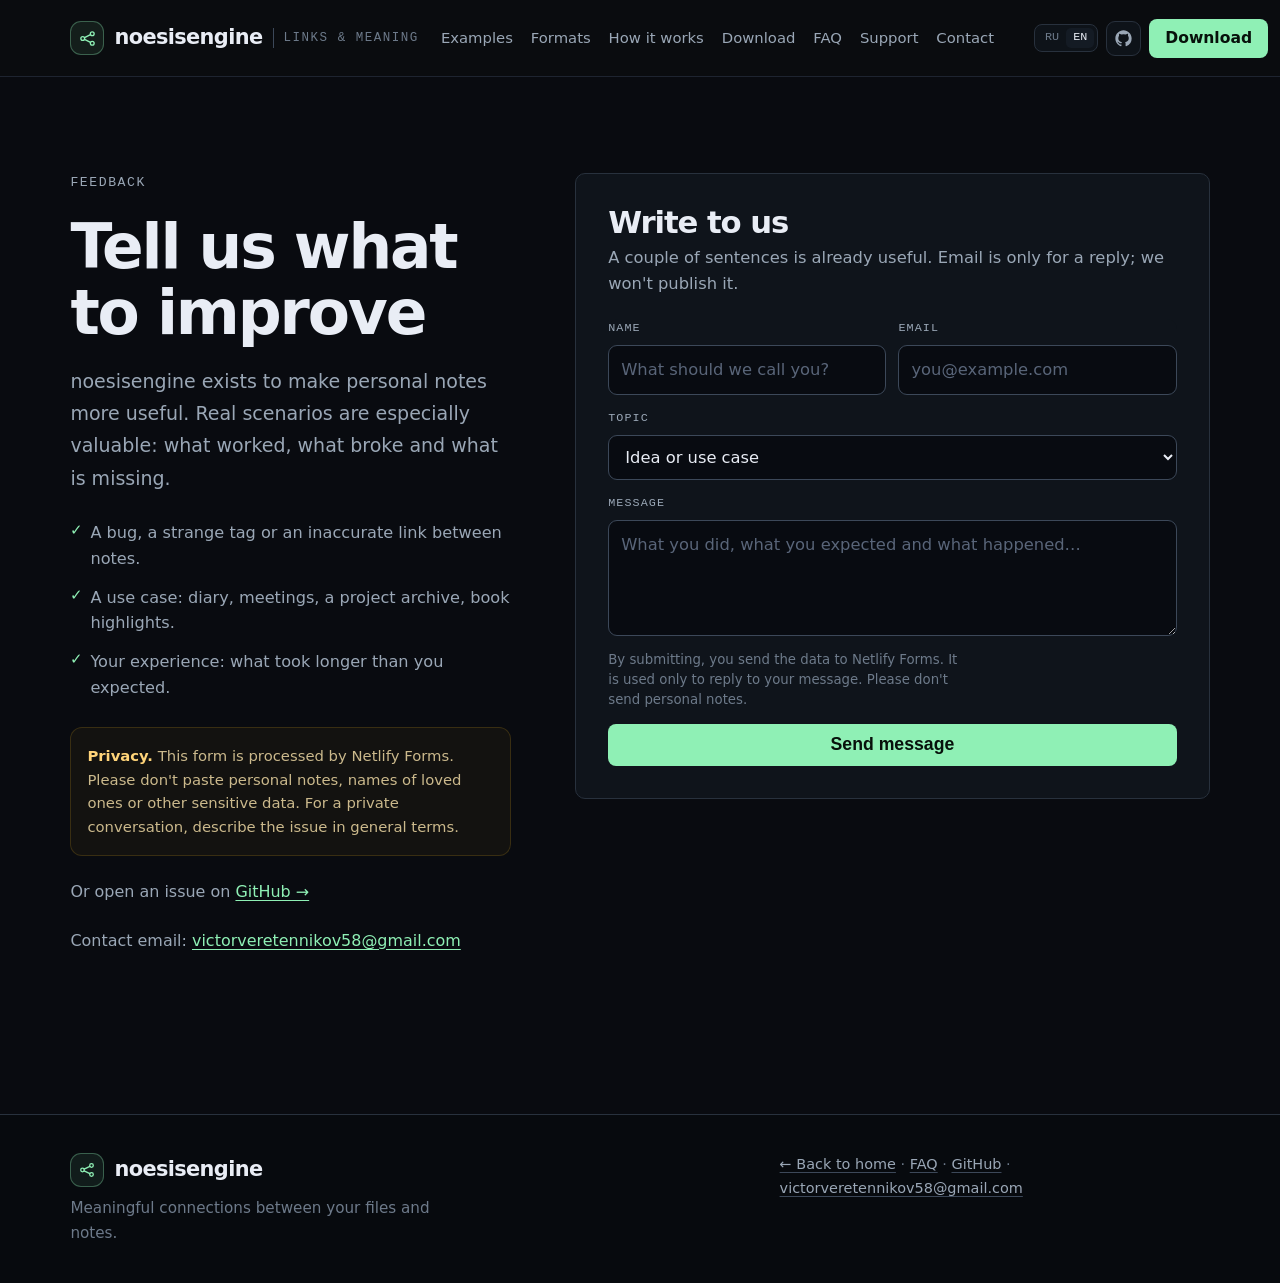
<file: landings/feedback.html>
<!doctype html>
<html lang="ru">
<head>
  <meta charset="utf-8">
  <meta name="viewport" content="width=device-width, initial-scale=1">
  <meta name="theme-color" content="#0b0d10">
  <title>Обратная связь — noesisengine</title>
  <meta name="description" content="Оставить отзыв, сообщить об ошибке или предложить сценарий для noesisengine.">
  <link rel="stylesheet" href="styles.css">
  <script src="app.js" defer></script>
</head>
<body id="top" data-page="feedback">
  <a class="skip" href="#main" data-i18n="common.skip">Перейти к содержанию</a>
  <noscript><div class="i18n-error">Для загрузки контента нужен JavaScript. / JavaScript is required to load this page.</div></noscript>

  <header class="site-header">
    <div class="wrap header-inner">
      <a class="brand" href="index.html" aria-label="noesisengine — на главную" data-i18n-aria-label="common.brandAria">
        <span class="brand-mark" aria-hidden="true">
          <svg width="19" height="19" viewBox="0 0 24 24" fill="none" stroke="currentColor" stroke-width="1.7" stroke-linecap="round" stroke-linejoin="round">
            <circle cx="6" cy="12" r="2.4"></circle>
            <circle cx="18" cy="6" r="2.4"></circle>
            <circle cx="18" cy="18" r="2.4"></circle>
            <path d="M8.2 10.9 15.8 7.1M8.2 13.1l7.6 3.8"></path>
          </svg>
        </span>
        <span class="brand-name">noesisengine</span>
        <span class="brand-sub" data-i18n="common.brandSub">связи и смысл</span>
      </a>

      <nav class="nav" aria-label="Основная навигация" data-i18n-aria-label="common.navAria">
        <a href="index.html#examples" data-i18n="common.nav.examples">Примеры</a>
        <a href="index.html#formats" data-i18n="common.nav.formats">Форматы</a>
        <a href="index.html#how" data-i18n="common.nav.how">Как работает</a>
        <a href="index.html#downloads" data-i18n="common.nav.download">Скачать</a>
        <a href="index.html#faq" data-i18n="common.nav.faq">FAQ</a>
        <a href="index.html#support" data-i18n="common.nav.support">Поддержать</a>
        <a href="feedback.html" aria-current="page" data-i18n="common.nav.contact">Связаться</a>
      </nav>

      <div class="header-actions">
        <div class="lang-switch" role="group" aria-label="Язык / Language" data-i18n-aria-label="common.langAria">
          <button type="button" data-lang="ru" lang="ru">RU</button>
          <button type="button" data-lang="en" lang="en">EN</button>
        </div>
        <a class="header-github" href="https://github.com/tritonJS826/noesis" target="_blank" rel="noopener" aria-label="noesisengine на GitHub" title="GitHub" data-i18n-aria-label="common.header.githubAria" data-i18n-title="common.header.githubTitle">
          <svg width="17" height="17" viewBox="0 0 24 24" fill="currentColor" aria-hidden="true">
            <path d="M12 .5C5.73.5.5 5.73.5 12c0 5.08 3.29 9.39 7.86 10.91.58.11.79-.25.79-.56 0-.28-.01-1.02-.02-2-3.2.7-3.88-1.54-3.88-1.54-.52-1.33-1.28-1.68-1.28-1.68-1.05-.72.08-.71.08-.71 1.16.08 1.77 1.19 1.77 1.19 1.03 1.77 2.7 1.26 3.36.96.1-.75.4-1.26.73-1.55-2.55-.29-5.23-1.28-5.23-5.7 0-1.26.45-2.29 1.19-3.1-.12-.29-.52-1.46.11-3.05 0 0 .97-.31 3.18 1.18a11.1 11.1 0 0 1 5.8 0c2.2-1.49 3.17-1.18 3.17-1.18.63 1.59.23 2.76.11 3.05.74.81 1.19 1.84 1.19 3.1 0 4.43-2.69 5.41-5.25 5.69.41.36.78 1.06.78 2.14 0 1.55-.01 2.8-.01 3.18 0 .31.21.68.8.56A11.51 11.51 0 0 0 23.5 12C23.5 5.73 18.27.5 12 .5z"/>
          </svg>
        </a>
        <a class="btn btn-small header-cta" href="index.html#downloads" data-i18n="common.header.download">Скачать</a>
      </div>
    </div>
  </header>

  <main id="main">
    <section class="feedback-page-hero wrap">
      <div class="feedback-layout">
        <aside class="feedback-aside">
          <div class="eyebrow" data-i18n="feedback.eyebrow">обратная связь</div>
          <h1 data-i18n="feedback.title">Расскажите, что улучшить</h1>
          <p data-i18n="feedback.body">noesisengine делается для того, чтобы личные заметки становились полезнее.</p>

          <ul class="feedback-points">
            <li data-i18n="feedback.points.0">Ошибка, странный тег или неточная связь между заметками.</li>
            <li data-i18n="feedback.points.1">Идея сценария: дневник, встречи, архив проекта, книжные выписки.</li>
            <li data-i18n="feedback.points.2">Опыт использования: что заняло больше времени, чем ожидали.</li>
          </ul>

          <div class="feedback-note" data-i18n="feedback.privacyNote"><strong>Приватность.</strong> Форма отправляется через Netlify Forms.</div>

          <p class="feedback-github" data-i18n="feedback.github">Или откройте issue в GitHub →</p>
          <p class="feedback-github" data-i18n="feedback.email">Почта для связи: <a href="mailto:victorveretennikov58@gmail.com">victorveretennikov58@gmail.com</a></p>
        </aside>

        <div class="feedback-card">
          <h2 data-i18n="feedback.cardTitle">Написать нам</h2>
          <p data-i18n="feedback.cardBody">Пара предложений — уже полезно.</p>

          <form class="feedback-form feedback-form--page" name="feedback" method="POST" data-netlify="true" netlify-honeypot="bot-field" action="/thanks.html">
            <input type="hidden" name="form-name" value="feedback">
            <input type="hidden" name="language" value="ru">
            <p hidden><label>Don't fill this out: <input name="bot-field" tabindex="-1" autocomplete="off"></label></p>

            <div class="form-grid">
              <label class="field"><span class="field-label" data-i18n="feedback.form.name">Имя</span><input type="text" name="name" autocomplete="name" placeholder="Как к вам обращаться" data-i18n-placeholder="feedback.form.namePlaceholder" required></label>
              <label class="field"><span class="field-label" data-i18n="feedback.form.email">Email</span><input type="email" name="email" autocomplete="email" placeholder="you@example.com" data-i18n-placeholder="feedback.form.emailPlaceholder" required></label>
            </div>

            <label class="field">
              <span class="field-label" data-i18n="feedback.form.topic">Тема</span>
              <select name="topic">
                <option value="idea" data-i18n="feedback.form.topics.0">Идея или сценарий</option>
                <option value="bug" data-i18n="feedback.form.topics.1">Ошибка</option>
                <option value="privacy" data-i18n="feedback.form.topics.2">Приватность и данные</option>
                <option value="other" data-i18n="feedback.form.topics.3">Другое</option>
              </select>
            </label>

            <label class="field">
              <span class="field-label" data-i18n="feedback.form.message">Сообщение</span>
              <textarea name="message" maxlength="4000" placeholder="Что вы делали, что ожидали и что получилось…" data-i18n-placeholder="feedback.form.messagePlaceholder" required></textarea>
            </label>

            <div class="form-footer">
              <p data-i18n="feedback.form.note">Отправляя форму, вы передаёте данные в Netlify Forms.</p>
              <button class="btn" type="submit" data-i18n="feedback.form.send">Отправить сообщение</button>
            </div>
          </form>
        </div>
      </div>
    </section>
  </main>

  <footer class="site-footer">
    <div class="wrap footer-inner">
      <div class="footer-brand">
        <a class="brand" href="index.html">
          <span class="brand-mark" aria-hidden="true">
            <svg width="18" height="18" viewBox="0 0 24 24" fill="none" stroke="currentColor" stroke-width="1.7" stroke-linecap="round" stroke-linejoin="round">
              <circle cx="6" cy="12" r="2.4"></circle>
              <circle cx="18" cy="6" r="2.4"></circle>
              <circle cx="18" cy="18" r="2.4"></circle>
              <path d="M8.2 10.9 15.8 7.1M8.2 13.1l7.6 3.8"></path>
            </svg>
          </span>
          <span class="brand-name">noesisengine</span>
        </a>
        <p data-i18n="common.footer.tagline">Смысловые связи между вашими файлами и заметками.</p>
      </div>
      <div class="footer-meta">
        <p data-i18n="feedback.footer.meta"><a href="index.html">← На главную</a> · <a href="index.html#faq">FAQ</a> · <a href="https://github.com/tritonJS826/noesis">GitHub</a> · <a href="mailto:victorveretennikov58@gmail.com">victorveretennikov58@gmail.com</a></p>
      </div>
    </div>
  </footer>
</body>
</html>
</file>
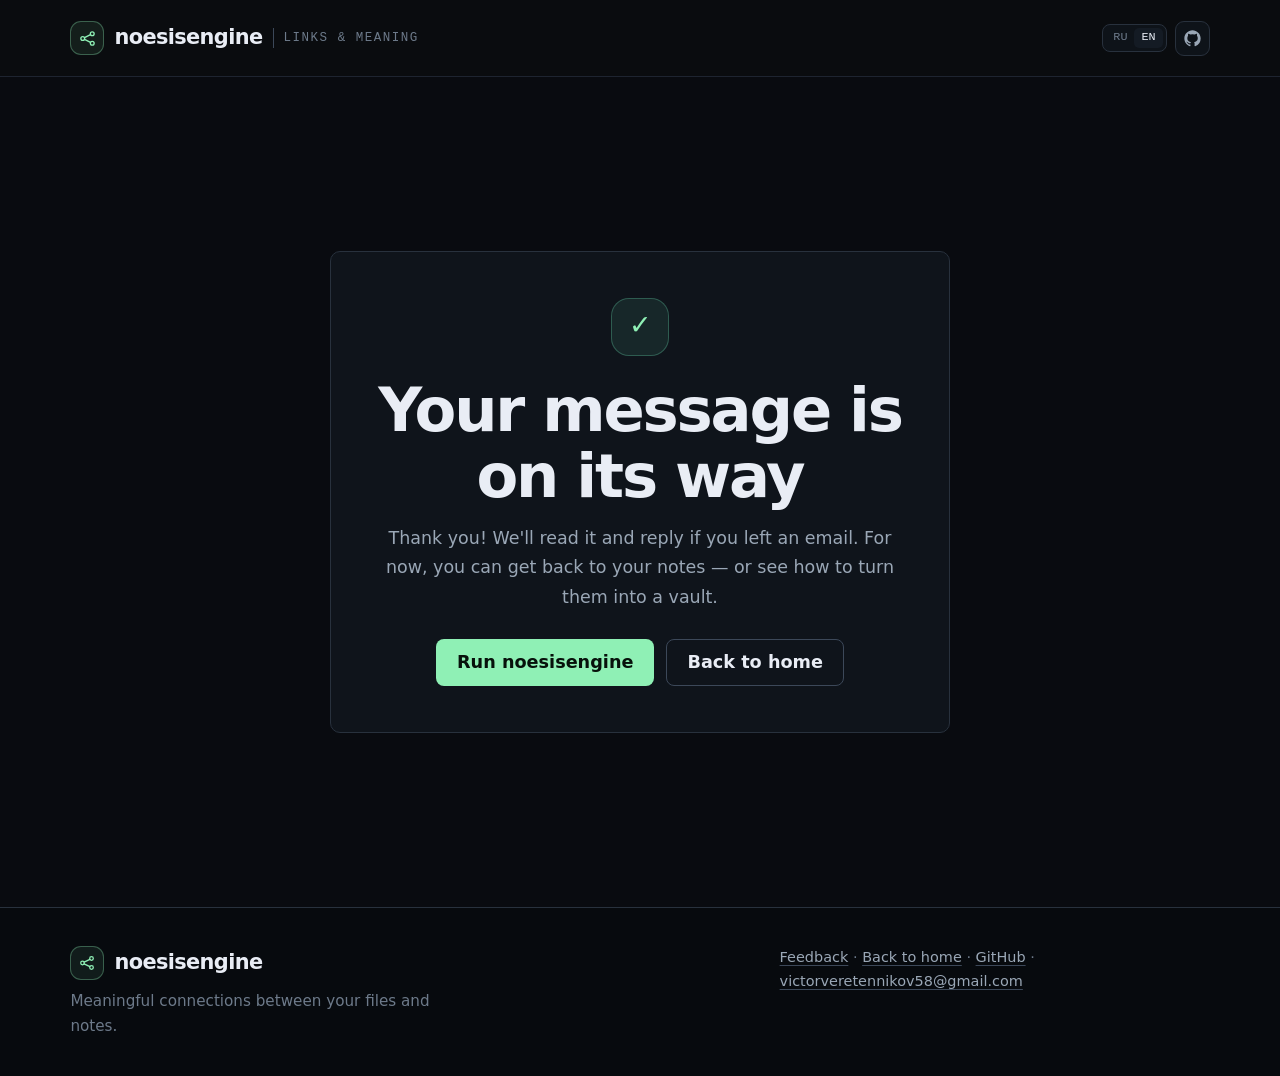
<file: landings/thanks.html>
<!doctype html>
<html lang="ru">
<head>
  <meta charset="utf-8">
  <meta name="viewport" content="width=device-width, initial-scale=1">
  <meta name="theme-color" content="#0b0d10">
  <meta name="robots" content="noindex">
  <title>Спасибо — noesisengine</title>
  <meta name="description" content="Сообщение отправлено. Спасибо за обратную связь по noesisengine.">
  <link rel="stylesheet" href="styles.css">
  <script src="app.js" defer></script>
</head>
<body id="top" data-page="thanks">
  <a class="skip" href="#main" data-i18n="common.skip">Перейти к содержанию</a>
  <noscript><div class="i18n-error">Для загрузки контента нужен JavaScript. / JavaScript is required to load this page.</div></noscript>

  <header class="site-header">
    <div class="wrap header-inner header-inner--simple">
      <a class="brand" href="index.html" aria-label="noesisengine — на главную" data-i18n-aria-label="common.brandAria">
        <span class="brand-mark" aria-hidden="true">
          <svg width="19" height="19" viewBox="0 0 24 24" fill="none" stroke="currentColor" stroke-width="1.7" stroke-linecap="round" stroke-linejoin="round">
            <circle cx="6" cy="12" r="2.4"></circle>
            <circle cx="18" cy="6" r="2.4"></circle>
            <circle cx="18" cy="18" r="2.4"></circle>
            <path d="M8.2 10.9 15.8 7.1M8.2 13.1l7.6 3.8"></path>
          </svg>
        </span>
        <span class="brand-name">noesisengine</span>
        <span class="brand-sub" data-i18n="common.brandSub">связи и смысл</span>
      </a>

      <div class="header-actions">
        <div class="lang-switch" role="group" aria-label="Язык / Language" data-i18n-aria-label="common.langAria">
          <button type="button" data-lang="ru" lang="ru">RU</button>
          <button type="button" data-lang="en" lang="en">EN</button>
        </div>
        <a class="header-github" href="https://github.com/tritonJS826/noesis" target="_blank" rel="noopener" aria-label="noesisengine на GitHub" title="GitHub" data-i18n-aria-label="common.header.githubAria" data-i18n-title="common.header.githubTitle">
          <svg width="17" height="17" viewBox="0 0 24 24" fill="currentColor" aria-hidden="true">
            <path d="M12 .5C5.73.5.5 5.73.5 12c0 5.08 3.29 9.39 7.86 10.91.58.11.79-.25.79-.56 0-.28-.01-1.02-.02-2-3.2.7-3.88-1.54-3.88-1.54-.52-1.33-1.28-1.68-1.28-1.68-1.05-.72.08-.71.08-.71 1.16.08 1.77 1.19 1.77 1.19 1.03 1.77 2.7 1.26 3.36.96.1-.75.4-1.26.73-1.55-2.55-.29-5.23-1.28-5.23-5.7 0-1.26.45-2.29 1.19-3.1-.12-.29-.52-1.46.11-3.05 0 0 .97-.31 3.18 1.18a11.1 11.1 0 0 1 5.8 0c2.2-1.49 3.17-1.18 3.17-1.18.63 1.59.23 2.76.11 3.05.74.81 1.19 1.84 1.19 3.1 0 4.43-2.69 5.41-5.25 5.69.41.36.78 1.06.78 2.14 0 1.55-.01 2.8-.01 3.18 0 .31.21.68.8.56A11.51 11.51 0 0 0 23.5 12C23.5 5.73 18.27.5 12 .5z"/>
          </svg>
        </a>
      </div>
    </div>
  </header>

  <main id="main" class="thanks-page wrap">
    <div class="thanks-card">
      <div class="thanks-mark" aria-hidden="true">✓</div>
      <h1 data-i18n="thanks.title">Сообщение улетело</h1>
      <p data-i18n="thanks.body">Спасибо! Мы прочитаем его и ответим, если вы оставили email.</p>
      <div class="thanks-actions">
        <a class="btn" href="index.html#downloads" data-i18n="thanks.primary">Запустить noesisengine</a>
        <a class="btn btn-ghost" href="index.html" data-i18n="thanks.secondary">На главную</a>
      </div>
    </div>
  </main>

  <footer class="site-footer">
    <div class="wrap footer-inner">
      <div class="footer-brand">
        <a class="brand" href="index.html">
          <span class="brand-mark" aria-hidden="true">
            <svg width="18" height="18" viewBox="0 0 24 24" fill="none" stroke="currentColor" stroke-width="1.7" stroke-linecap="round" stroke-linejoin="round">
              <circle cx="6" cy="12" r="2.4"></circle>
              <circle cx="18" cy="6" r="2.4"></circle>
              <circle cx="18" cy="18" r="2.4"></circle>
              <path d="M8.2 10.9 15.8 7.1M8.2 13.1l7.6 3.8"></path>
            </svg>
          </span>
          <span class="brand-name">noesisengine</span>
        </a>
        <p data-i18n="common.footer.tagline">Смысловые связи между вашими файлами и заметками.</p>
      </div>
      <div class="footer-meta">
        <p data-i18n="thanks.footer.meta"><a href="feedback.html">Обратная связь</a> · <a href="index.html">На главную</a> · <a href="https://github.com/tritonJS826/noesis">GitHub</a> · <a href="mailto:victorveretennikov58@gmail.com">victorveretennikov58@gmail.com</a></p>
      </div>
    </div>
  </footer>
</body>
</html>
</file>
<file: landings/styles.css>
:root {
      --bg: #090b10;
      --bg-soft: #0d1118;
      --surface: #11161f;
      --surface-2: #151b26;
      --line: #252d3b;
      --line-bright: #354052;
      --text: #e9edf5;
      --muted: #98a4b7;
      --dim: #6f7b8e;
      --violet: #a78bfa;
      --violet-strong: #7c5cff;
      --mint: #6ee7b7;
      --amber: #fbbf24;
      --red: #fb7185;
      --radius: 20px;
      --max: 1140px;
      --mono: ui-monospace, SFMono-Regular, Menlo, Monaco, Consolas, "Liberation Mono", monospace;
      --sans: Inter, ui-sans-serif, system-ui, -apple-system, BlinkMacSystemFont, "Segoe UI", Roboto, "Helvetica Neue", Arial, sans-serif;
    }

    * { box-sizing: border-box; }

    html {
      scroll-behavior: smooth;
      scroll-padding-top: 92px;
    }

    body {
      margin: 0;
      color: var(--text);
      font-family: var(--sans);
      line-height: 1.6;
      background:
        radial-gradient(900px 560px at 12% -8%, rgba(124, 92, 255, .22), transparent 62%),
        radial-gradient(760px 520px at 94% 8%, rgba(110, 231, 183, .10), transparent 60%),
        var(--bg);
      -webkit-font-smoothing: antialiased;
    }

    body::before {
      content: "";
      position: fixed;
      inset: 0;
      pointer-events: none;
      z-index: -1;
      opacity: .3;
      background-image:
        linear-gradient(rgba(255, 255, 255, .025) 1px, transparent 1px),
        linear-gradient(90deg, rgba(255, 255, 255, .025) 1px, transparent 1px);
      background-size: 56px 56px;
      -webkit-mask-image: linear-gradient(to bottom, black, transparent 70%);
      mask-image: linear-gradient(to bottom, black, transparent 70%);
    }

    ::selection { background: rgba(167, 139, 250, .32); }

    a { color: inherit; text-decoration: none; }
    p { margin: 0 0 1em; }
    h1, h2, h3 { margin: 0; line-height: 1.08; letter-spacing: -.035em; }
    h1 { font-size: clamp(2.65rem, 6.1vw, 4.9rem); font-weight: 720; }
    h2 { font-size: clamp(2rem, 4.2vw, 3.15rem); font-weight: 680; }
    h3 { font-size: 1.17rem; font-weight: 650; letter-spacing: -.015em; }
    code, pre { font-family: var(--mono); }

    .wrap {
      width: min(var(--max), calc(100% - 40px));
      margin-inline: auto;
    }

    .skip {
      position: absolute;
      left: 16px;
      top: -80px;
      z-index: 100;
      padding: 10px 14px;
      border-radius: 10px;
      background: var(--text);
      color: var(--bg);
      font-weight: 700;
    }
    .skip:focus { top: 16px; }

    :focus-visible {
      outline: 2px solid var(--violet);
      outline-offset: 3px;
    }

    /* ── header ───────────────────────────────────────────── */

    .site-header {
      position: sticky;
      top: 0;
      z-index: 50;
      border-bottom: 1px solid rgba(37, 45, 59, .75);
      background: rgba(9, 11, 16, .82);
      backdrop-filter: blur(18px);
      -webkit-backdrop-filter: blur(18px);
    }

    .header-inner {
      display: flex;
      align-items: center;
      gap: 28px;
      min-height: 70px;
    }

    .brand {
      display: inline-flex;
      align-items: center;
      gap: 10px;
      min-width: max-content;
    }

    .brand-mark {
      display: grid;
      place-items: center;
      width: 34px;
      height: 34px;
      border: 1px solid rgba(167, 139, 250, .34);
      border-radius: 11px;
      background: linear-gradient(145deg, rgba(167, 139, 250, .18), rgba(110, 231, 183, .08));
      color: var(--violet);
    }

    .brand-name {
      font-size: 1.1rem;
      font-weight: 750;
      letter-spacing: -.03em;
    }

    .brand-sub {
      padding-left: 10px;
      border-left: 1px solid var(--line-bright);
      color: var(--dim);
      font-family: var(--mono);
      font-size: .66rem;
      letter-spacing: .12em;
      text-transform: uppercase;
    }

    .nav {
      display: none;
      align-items: center;
      gap: 24px;
      margin-left: auto;
      color: var(--muted);
      font-size: .87rem;
    }

    .nav a { transition: color .18s ease; }
    .nav a:hover { color: var(--text); }

    @media (max-width: 1320px) and (min-width: 1000px) {
      .nav { gap: 12px; font-size: .78rem; }
    }

    @media (max-width: 1250px) and (min-width: 1000px) {
      .brand-sub { display: none; }
    }

    .header-actions {
      display: flex;
      align-items: center;
      gap: 8px;
      margin-left: auto;
    }

    .header-inner--simple .header-actions { margin-left: auto; }

    .header-cta { margin-left: 0; }

    .lang-switch {
      display: inline-flex;
      align-items: center;
      padding: 3px;
      border: 1px solid var(--line);
      border-radius: 8px;
      background: rgba(17, 22, 31, .7);
      color: var(--dim);
      font-family: var(--mono);
      font-size: .62rem;
      letter-spacing: .05em;
    }

    .lang-switch a,
    .lang-switch span {
      display: inline-block;
      padding: 4px 7px;
      border-radius: 5px;
      line-height: 1;
    }

    .lang-switch a:hover { color: var(--text); }

    .lang-switch [aria-current="page"] {
      background: var(--surface-2);
      color: var(--text);
    }

    .header-contact-icon {
      display: none;
      place-items: center;
      width: 35px;
      height: 35px;
      border: 1px solid var(--line);
      border-radius: 9px;
      background: rgba(17, 22, 31, .7);
      color: var(--muted);
      transition: color .18s ease, border-color .18s ease;
    }

    .header-contact-icon:hover { color: var(--text); border-color: var(--line-bright); }

    @media (min-width: 1000px) {
      .nav { display: flex; }
      .header-actions { margin-left: 18px; }
    }

    @media (max-width: 999px) {
      .header-contact-icon { display: grid; }
    }

    /* ── buttons ─────────────────────────────────────────── */

    .btn {
      display: inline-flex;
      align-items: center;
      justify-content: center;
      gap: 9px;
      min-height: 47px;
      padding: 0 20px;
      border: 1px solid transparent;
      border-radius: 12px;
      background: linear-gradient(135deg, var(--violet), #8b76ff 58%, #7dd3fc);
      color: #0b0713;
      box-shadow: 0 14px 40px -18px rgba(167, 139, 250, .75);
      font-size: .93rem;
      font-weight: 750;
      transition: transform .18s ease, box-shadow .18s ease, background .18s ease;
    }

    .btn:hover {
      transform: translateY(-2px);
      box-shadow: 0 20px 46px -18px rgba(167, 139, 250, .9);
    }

    .btn-ghost {
      border-color: var(--line-bright);
      background: rgba(17, 22, 31, .7);
      box-shadow: none;
      color: var(--text);
    }

    .btn-ghost:hover {
      border-color: #4a586d;
      background: var(--surface-2);
    }

    .btn-small {
      min-height: 39px;
      padding: 0 15px;
      border-radius: 10px;
      font-size: .82rem;
    }

    /* ── hero ────────────────────────────────────────────── */

    .hero {
      display: grid;
      grid-template-columns: minmax(0, 1.04fr) minmax(0, .96fr);
      gap: clamp(34px, 6vw, 76px);
      align-items: center;
      padding-block: clamp(58px, 8vw, 104px) clamp(48px, 7vw, 86px);
    }

    .eyebrow {
      display: flex;
      align-items: center;
      gap: 9px;
      margin-bottom: 20px;
      color: var(--muted);
      font-family: var(--mono);
      font-size: .69rem;
      letter-spacing: .12em;
      text-transform: uppercase;
    }

    .pulse {
      width: 7px;
      height: 7px;
      border-radius: 50%;
      background: var(--mint);
      box-shadow: 0 0 0 4px rgba(110, 231, 183, .1);
    }

    .hero h1 em {
      font-style: normal;
      background: linear-gradient(100deg, var(--violet) 5%, #d8ccff 48%, var(--mint));
      -webkit-background-clip: text;
      background-clip: text;
      color: transparent;
    }

    .lead {
      max-width: 610px;
      margin-top: 24px;
      color: var(--muted);
      font-size: clamp(1.03rem, 1.7vw, 1.2rem);
      line-height: 1.7;
    }

    .hero-actions {
      display: flex;
      flex-wrap: wrap;
      gap: 12px;
      margin-top: 30px;
    }

    .hero-points {
      display: flex;
      flex-wrap: wrap;
      gap: 9px 20px;
      margin: 28px 0 0;
      padding: 0;
      color: var(--dim);
      font-size: .8rem;
      list-style: none;
    }

    .hero-points li { display: flex; align-items: center; gap: 7px; }
    .hero-points li::before { content: "✓"; color: var(--mint); font-family: var(--mono); }

    .hero-visual { position: relative; }

    .hero-visual::before {
      content: "";
      position: absolute;
      inset: 14% 6% 4%;
      border-radius: 50%;
      background: rgba(124, 92, 255, .2);
      filter: blur(64px);
      z-index: -1;
    }

    .window {
      overflow: hidden;
      border: 1px solid var(--line);
      border-radius: 19px;
      background: linear-gradient(180deg, rgba(23, 29, 41, .94), rgba(11, 15, 22, .96));
      box-shadow: 0 40px 100px -42px rgba(0, 0, 0, .95), inset 0 1px 0 rgba(255, 255, 255, .04);
    }

    .window-bar {
      display: flex;
      align-items: center;
      gap: 12px;
      min-height: 43px;
      padding: 0 14px;
      border-bottom: 1px solid var(--line);
      background: rgba(255, 255, 255, .018);
    }

    .dots { display: flex; gap: 5px; }
    .dots i {
      display: block;
      width: 7px;
      height: 7px;
      border-radius: 50%;
      background: #3d4759;
    }

    .window-path {
      overflow: hidden;
      color: var(--dim);
      font-family: var(--mono);
      font-size: .68rem;
      text-overflow: ellipsis;
      white-space: nowrap;
    }

    .badge-local {
      margin-left: auto;
      padding: 3px 7px;
      border: 1px solid rgba(110, 231, 183, .2);
      border-radius: 6px;
      color: var(--mint);
      font-family: var(--mono);
      font-size: .6rem;
      letter-spacing: .08em;
      text-transform: uppercase;
    }

    .window-body { padding: 22px; }

    .preview-tags {
      display: flex;
      flex-wrap: wrap;
      gap: 6px;
      margin-bottom: 16px;
    }

    .preview-tags span,
    .tag {
      padding: 3px 8px;
      border: 1px solid rgba(167, 139, 250, .18);
      border-radius: 6px;
      background: rgba(167, 139, 250, .09);
      color: #c9baff;
      font-family: var(--mono);
      font-size: .65rem;
    }

    .preview-title { margin-bottom: 10px; color: #f4f7fc; font-size: 1.05rem; }
    .preview-text { margin: 0; color: var(--muted); font-size: .82rem; line-height: 1.65; }

    .preview-rule { height: 1px; margin: 18px 0 15px; background: var(--line); }

    .preview-label {
      margin-bottom: 10px;
      color: var(--dim);
      font-family: var(--mono);
      font-size: .68rem;
    }

    .preview-links {
      display: grid;
      gap: 9px;
      margin: 0;
      padding: 0;
      list-style: none;
      color: var(--dim);
      font-size: .72rem;
      line-height: 1.5;
    }

    .preview-links span {
      color: var(--mint);
      font-family: var(--mono);
      font-size: .68rem;
      overflow-wrap: anywhere;
    }

    .float-badge {
      position: absolute;
      z-index: 2;
      display: none;
      align-items: center;
      gap: 8px;
      padding: 9px 12px;
      border: 1px solid var(--line-bright);
      border-radius: 10px;
      background: rgba(15, 20, 29, .92);
      box-shadow: 0 16px 36px -20px #000;
      color: var(--muted);
      font-family: var(--mono);
      font-size: .67rem;
      backdrop-filter: blur(10px);
    }

    .float-badge strong { color: var(--mint); font-size: .8rem; }
    .float-badge-top { top: -20px; right: -14px; }
    .float-badge-bottom { bottom: -18px; left: -24px; }
    .dot-green { width: 6px; height: 6px; border-radius: 50%; background: var(--mint); }

    @media (min-width: 900px) { .float-badge { display: inline-flex; } }

    /* ── strip ───────────────────────────────────────────── */

    .strip { border-block: 1px solid var(--line); background: rgba(13, 17, 24, .55); }

    .strip-inner {
      display: flex;
      flex-wrap: wrap;
      align-items: center;
      gap: 10px 26px;
      min-height: 64px;
      color: var(--dim);
      font-family: var(--mono);
      font-size: .69rem;
      letter-spacing: .05em;
    }

    .strip-inner span:first-child { color: var(--text); }
    .strip-inner span + span { position: relative; }
    .strip-inner span + span::before {
      content: "·";
      position: absolute;
      left: -15px;
      color: #3d4759;
    }

    /* ── shared section ──────────────────────────────────── */

    .section { padding-block: clamp(66px, 8.5vw, 108px); }

    .section-head {
      max-width: 790px;
      margin-bottom: clamp(30px, 5vw, 48px);
    }

    .section-head .eyebrow { margin-bottom: 16px; }
    .section-sub {
      max-width: 650px;
      margin-top: 18px;
      color: var(--muted);
      font-size: 1.02rem;
      line-height: 1.7;
    }

    .card {
      border: 1px solid var(--line);
      border-radius: var(--radius);
      background: linear-gradient(180deg, rgba(22, 28, 39, .85), rgba(14, 18, 26, .78));
      box-shadow: inset 0 1px 0 rgba(255, 255, 255, .025);
      padding: 26px;
    }

    /* ── steps ───────────────────────────────────────────── */

    .steps {
      display: grid;
      grid-template-columns: repeat(3, minmax(0, 1fr));
      gap: 16px;
    }

    .step { position: relative; overflow: hidden; }

    .step::after {
      content: "";
      position: absolute;
      right: -40px;
      top: -50px;
      width: 130px;
      height: 130px;
      border-radius: 50%;
      background: rgba(167, 139, 250, .07);
      filter: blur(10px);
    }

    .step-num {
      display: block;
      margin-bottom: 34px;
      color: var(--violet);
      font-family: var(--mono);
      font-size: .72rem;
      letter-spacing: .15em;
    }

    .step h3 { margin-bottom: 11px; }
    .step p { margin-bottom: 18px; color: var(--muted); font-size: .9rem; line-height: 1.65; }
    .step code { color: #cfd6e3; font-size: .82em; }

    .mini-code {
      display: inline-block;
      padding: 5px 8px;
      border: 1px solid var(--line);
      border-radius: 7px;
      background: #090c12;
      color: var(--mint);
      font-family: var(--mono);
      font-size: .68rem;
    }

    .pair-note {
      display: flex;
      gap: 12px;
      margin-top: 18px;
      padding: 15px 18px;
      border: 1px solid rgba(167, 139, 250, .18);
      border-radius: 12px;
      background: rgba(167, 139, 250, .055);
      color: var(--muted);
      font-size: .84rem;
    }

    .pair-note strong { color: var(--text); }

    /* ── free ────────────────────────────────────────────── */

    .free-grid {
      display: grid;
      grid-template-columns: minmax(0, 1.12fr) minmax(0, .88fr);
      gap: clamp(30px, 6vw, 70px);
      align-items: center;
    }

    .free-copy p { max-width: 620px; color: var(--muted); }

    .free-list {
      display: grid;
      gap: 18px;
      margin-top: 30px;
    }

    .free-item { display: flex; gap: 13px; }
    .check {
      display: grid;
      flex: 0 0 auto;
      place-items: center;
      width: 23px;
      height: 23px;
      margin-top: 2px;
      border: 1px solid rgba(110, 231, 183, .25);
      border-radius: 50%;
      background: rgba(110, 231, 183, .08);
      color: var(--mint);
      font-size: .7rem;
      font-weight: 800;
    }
    .free-item strong { display: block; margin-bottom: 3px; font-size: .93rem; }
    .free-item p { margin: 0; color: var(--dim); font-size: .84rem; line-height: 1.55; }

    .price-panel {
      position: relative;
      overflow: hidden;
      padding: 30px;
      border: 1px solid rgba(167, 139, 250, .3);
      border-radius: 24px;
      background:
        radial-gradient(360px 220px at 90% 0%, rgba(110, 231, 183, .12), transparent 65%),
        linear-gradient(155deg, rgba(124, 92, 255, .17), rgba(17, 22, 31, .95) 65%);
      box-shadow: 0 30px 80px -50px rgba(124, 92, 255, .8);
    }

    .price-panel::before {
      content: "";
      position: absolute;
      right: -40px;
      top: -50px;
      width: 160px;
      height: 160px;
      border-radius: 50%;
      border: 1px solid rgba(167, 139, 250, .22);
    }

    .price-kicker {
      color: var(--muted);
      font-family: var(--mono);
      font-size: .67rem;
      letter-spacing: .12em;
      text-transform: uppercase;
    }

    .price {
      margin: 8px 0 4px;
      background: linear-gradient(100deg, #fff, var(--mint));
      -webkit-background-clip: text;
      background-clip: text;
      color: transparent;
      font-size: clamp(4rem, 8vw, 6rem);
      font-weight: 760;
      letter-spacing: -.07em;
      line-height: 1;
    }

    .price-sub { color: var(--muted); font-size: .87rem; }

    .price-lines {
      display: grid;
      gap: 11px;
      margin: 26px 0 0;
      padding: 22px 0 0;
      border-top: 1px solid var(--line);
      list-style: none;
      font-size: .82rem;
    }

    .price-lines li { display: flex; justify-content: space-between; gap: 16px; color: var(--muted); }
    .price-lines b { color: var(--text); font-weight: 600; }
    .price-lines .zero { color: var(--mint); font-family: var(--mono); }

    .callout {
      display: flex;
      gap: 12px;
      margin-top: 24px;
      padding: 15px 17px;
      border: 1px solid rgba(251, 191, 36, .18);
      border-radius: 12px;
      background: rgba(251, 191, 36, .055);
      color: #cbb98c;
      font-size: .8rem;
      line-height: 1.6;
    }

    .callout strong { color: var(--amber); }
    .callout code { color: #e8d7ae; font-size: .9em; }

    /* ── privacy & one click ─────────────────────────────── */

    .privacy-grid {
      display: grid;
      grid-template-columns: repeat(2, minmax(0, 1fr));
      gap: 18px;
    }

    .privacy-card,
    .oneclick-card {
      position: relative;
      overflow: hidden;
      padding: clamp(24px, 3vw, 32px);
      border: 1px solid var(--line);
      border-radius: 24px;
    }

    .privacy-card {
      background:
        radial-gradient(620px 320px at 0% 0%, rgba(110, 231, 183, .09), transparent 62%),
        linear-gradient(180deg, rgba(20, 27, 33, .88), rgba(13, 18, 24, .82));
    }

    .oneclick-card {
      background:
        radial-gradient(620px 320px at 100% 0%, rgba(167, 139, 250, .12), transparent 62%),
        linear-gradient(180deg, rgba(24, 24, 38, .9), rgba(13, 17, 25, .84));
    }

    .privacy-kicker,
    .oneclick-kicker {
      color: var(--mint);
      font-family: var(--mono);
      font-size: .64rem;
      letter-spacing: .12em;
      text-transform: uppercase;
    }

    .oneclick-kicker { color: var(--violet); }

    .privacy-card h3,
    .oneclick-card h3 {
      margin: 12px 0 10px;
      font-size: clamp(1.35rem, 2.5vw, 1.7rem);
    }

    .privacy-card > p,
    .oneclick-card > p {
      margin: 0;
      color: var(--muted);
      font-size: .9rem;
      line-height: 1.65;
    }

    .privacy-points {
      display: grid;
      gap: 12px;
      margin: 24px 0 0;
      padding: 0;
      list-style: none;
      color: var(--muted);
      font-size: .85rem;
    }

    .privacy-points li { position: relative; padding-left: 20px; }
    .privacy-points li::before {
      content: "✓";
      position: absolute;
      left: 0;
      top: 0;
      color: var(--mint);
      font-family: var(--mono);
      font-size: .78rem;
    }

    .privacy-status {
      display: flex;
      align-items: center;
      gap: 8px;
      margin-top: 24px;
      padding-top: 17px;
      border-top: 1px solid var(--line);
      color: var(--mint);
      font-family: var(--mono);
      font-size: .65rem;
      line-height: 1.5;
    }

    .privacy-status::before {
      content: "";
      flex: 0 0 auto;
      width: 6px;
      height: 6px;
      border-radius: 50%;
      background: var(--mint);
      box-shadow: 0 0 0 4px rgba(110, 231, 183, .08);
    }

    .demo {
      margin: 22px 0 24px;
      padding: 14px;
      border: 1px solid var(--line);
      border-radius: 14px;
      background: #080b11;
      box-shadow: inset 0 1px 0 rgba(255, 255, 255, .03);
    }

    .demo-bar {
      display: flex;
      align-items: center;
      justify-content: space-between;
      gap: 12px;
      margin-bottom: 12px;
      color: var(--dim);
      font-family: var(--mono);
      font-size: .6rem;
    }

    .demo-live { color: var(--mint); }
    .demo-live::before {
      content: "";
      display: inline-block;
      width: 6px;
      height: 6px;
      margin-right: 6px;
      border-radius: 50%;
      background: var(--mint);
      vertical-align: 1px;
    }

    .demo-button {
      display: flex;
      align-items: center;
      justify-content: space-between;
      gap: 16px;
      padding: 14px 16px;
      border-radius: 10px;
      background: linear-gradient(135deg, var(--violet), #8b76ff 58%, #7dd3fc);
      color: #0b0713;
      box-shadow: 0 14px 32px -18px rgba(167, 139, 250, .8);
      font-size: .84rem;
      font-weight: 750;
    }

    .demo-button small {
      font-family: var(--mono);
      font-size: .54rem;
      font-weight: 650;
      letter-spacing: .1em;
      opacity: .7;
      text-transform: uppercase;
    }

    .demo-flow {
      display: flex;
      flex-wrap: wrap;
      align-items: center;
      gap: 7px;
      margin-top: 12px;
      color: var(--dim);
      font-family: var(--mono);
      font-size: .61rem;
    }

    .demo-flow b { color: var(--mint); font-weight: 500; }
    .demo-flow .arrow { color: #4a586d; }

    .oneclick-code {
      margin-top: 20px;
      padding: 11px 13px;
      border: 1px solid var(--line);
      border-radius: 9px;
      background: #080b11;
      color: var(--muted);
      font-family: var(--mono);
      font-size: .65rem;
      line-height: 1.6;
      overflow-wrap: anywhere;
    }

    .oneclick-code b { color: var(--mint); font-weight: 500; }

    /* ── examples ────────────────────────────────────────── */

    .example-card {
      padding: clamp(20px, 3vw, 30px);
      border: 1px solid var(--line);
      border-radius: 24px;
      background:
        radial-gradient(700px 300px at 100% 0%, rgba(167, 139, 250, .06), transparent 60%),
        rgba(15, 20, 29, .72);
    }

    .example-card + .example-card { margin-top: 20px; }

    .example-head { max-width: 780px; margin-bottom: 24px; }
    .example-head .badge {
      display: inline-block;
      margin-bottom: 13px;
      padding: 4px 8px;
      border: 1px solid rgba(110, 231, 183, .18);
      border-radius: 6px;
      background: rgba(110, 231, 183, .06);
      color: var(--mint);
      font-family: var(--mono);
      font-size: .63rem;
      letter-spacing: .08em;
      text-transform: uppercase;
    }
    .example-head h3 { margin-bottom: 9px; font-size: clamp(1.35rem, 2.7vw, 1.85rem); }
    .example-head p { margin: 0; color: var(--muted); font-size: .92rem; }

    .compare {
      display: grid;
      grid-template-columns: repeat(2, minmax(0, 1fr));
      gap: 16px;
    }

    .compare-title {
      display: flex;
      align-items: center;
      justify-content: space-between;
      gap: 12px;
      margin-bottom: 8px;
      color: var(--dim);
      font-family: var(--mono);
      font-size: .65rem;
      letter-spacing: .09em;
      text-transform: uppercase;
    }

    .tag-small {
      padding: 2px 6px;
      border: 1px solid rgba(110, 231, 183, .18);
      border-radius: 5px;
      color: var(--mint);
      font-size: .55rem;
      letter-spacing: .04em;
      text-transform: none;
    }

    .code {
      min-height: 100%;
      margin: 0;
      padding: 18px;
      overflow: auto;
      border: 1px solid #202837;
      border-radius: 13px;
      background: #080b11;
      color: #c7d1e0;
      font-size: .75rem;
      line-height: 1.75;
      tab-size: 2;
      white-space: pre-wrap;
      overflow-wrap: anywhere;
    }

    .code .muted { color: #667287; }
    .code .key { color: #c4b5fd; }
    .code .tag-word { color: var(--mint); }
    .code .link { color: #93c5fd; }
    .code .heading { color: #f1f5fb; font-weight: 700; }

    .after-note {
      margin: 10px 2px 0;
      color: var(--dim);
      font-size: .72rem;
    }

    .eval-grid {
      display: grid;
      grid-template-columns: minmax(0, .92fr) minmax(0, 1.08fr);
      gap: 16px;
    }

    .eval-note,
    .eval-result {
      padding: 20px;
      border: 1px solid var(--line);
      border-radius: 14px;
      background: #0b0f16;
    }

    .eval-note .note-label {
      margin-bottom: 12px;
      color: var(--dim);
      font-family: var(--mono);
      font-size: .64rem;
    }

    .eval-note p { margin: 0; color: #b9c3d3; font-size: .84rem; line-height: 1.7; }
    .eval-note .draft { color: var(--dim); }

    .eval-result {
      border-color: rgba(251, 191, 36, .2);
      background:
        radial-gradient(400px 200px at 100% 0%, rgba(251, 191, 36, .075), transparent 65%),
        #0b0f16;
    }

    .eval-top {
      display: flex;
      align-items: center;
      justify-content: space-between;
      gap: 14px;
      margin-bottom: 16px;
    }

    .eval-top span:first-child {
      color: var(--dim);
      font-family: var(--mono);
      font-size: .63rem;
      letter-spacing: .1em;
      text-transform: uppercase;
    }

    .rating {
      padding: 4px 9px;
      border: 1px solid rgba(251, 191, 36, .26);
      border-radius: 999px;
      background: rgba(251, 191, 36, .08);
      color: var(--amber);
      font-family: var(--mono);
      font-size: .64rem;
    }

    .eval-result h4 { margin: 0 0 14px; font-size: 1rem; letter-spacing: -.01em; }

    .eval-field + .eval-field { margin-top: 14px; }
    .eval-field b {
      display: block;
      margin-bottom: 4px;
      color: var(--dim);
      font-family: var(--mono);
      font-size: .61rem;
      letter-spacing: .09em;
      text-transform: uppercase;
    }
    .eval-field p { margin: 0; color: #c2cbd9; font-size: .82rem; line-height: 1.62; }
    .eval-field .accent { color: var(--mint); }

    .chain {
      display: flex;
      flex-wrap: wrap;
      align-items: center;
      gap: 10px;
    }

    .chain-node {
      flex: 1 1 180px;
      padding: 13px 14px;
      border: 1px solid var(--line);
      border-radius: 11px;
      background: rgba(20, 26, 37, .8);
      font-size: .8rem;
      line-height: 1.4;
    }

    .chain-node small {
      display: block;
      margin-top: 4px;
      color: var(--dim);
      font-family: var(--mono);
      font-size: .61rem;
    }

    .chain-arrow { color: var(--violet); font-family: var(--mono); font-size: .82rem; }

    /* ── scenarios ───────────────────────────────────────── */

    .scenario-grid {
      display: grid;
      grid-template-columns: repeat(3, minmax(0, 1fr));
      gap: 14px;
    }

    .scenario-card { padding: 22px; }
    .scenario-card .mini-label {
      margin-bottom: 28px;
      color: var(--violet);
      font-family: var(--mono);
      font-size: .64rem;
      letter-spacing: .1em;
    }
    .scenario-card h3 { margin-bottom: 8px; font-size: 1rem; }
    .scenario-card p { margin: 0; color: var(--dim); font-size: .82rem; line-height: 1.6; }

    /* ── quickstart ──────────────────────────────────────── */

    .quickstart-grid {
      display: grid;
      grid-template-columns: minmax(0, .8fr) minmax(0, 1.2fr);
      gap: clamp(30px, 5vw, 56px);
      align-items: start;
    }

    .quickstart-copy p { color: var(--muted); }

    .requirements {
      display: flex;
      flex-wrap: wrap;
      gap: 7px;
      margin: 22px 0;
    }

    .requirements span {
      padding: 5px 9px;
      border: 1px solid var(--line);
      border-radius: 7px;
      color: var(--muted);
      font-family: var(--mono);
      font-size: .65rem;
    }

    .terminal {
      overflow: hidden;
      border: 1px solid var(--line);
      border-radius: 16px;
      background: #070a0f;
      box-shadow: 0 32px 80px -46px #000;
    }

    .terminal-bar {
      display: flex;
      align-items: center;
      gap: 8px;
      min-height: 39px;
      padding: 0 13px;
      border-bottom: 1px solid var(--line);
      color: var(--dim);
      font-family: var(--mono);
      font-size: .64rem;
    }

    .terminal-bar .dots { margin-right: 4px; }

    .terminal-pre {
      margin: 0;
      padding: 20px;
      overflow: auto;
      color: #c5d0df;
      font-size: .73rem;
      line-height: 1.8;
      white-space: pre-wrap;
      overflow-wrap: anywhere;
    }

    .terminal-pre .comment { color: #5f6b7e; }
    .terminal-pre .cmd { color: var(--mint); }
    .terminal-pre .flag { color: #c4b5fd; }

    .run-row {
      display: flex;
      flex-wrap: wrap;
      align-items: center;
      justify-content: space-between;
      gap: 16px;
      margin-top: 14px;
      padding: 16px 18px;
      border: 1px solid var(--line);
      border-radius: 13px;
      background: rgba(17, 22, 31, .65);
    }

    .run-row p { margin: 3px 0 0; color: var(--dim); font-size: .76rem; }
    .run-row strong { font-size: .86rem; }
    .run-row code {
      padding: 7px 10px;
      border: 1px solid var(--line);
      border-radius: 7px;
      background: #080b11;
      color: var(--mint);
      font-size: .7rem;
    }

    /* ── faq ─────────────────────────────────────────────── */

    .faq { border-top: 1px solid var(--line); }
    .faq details { border-bottom: 1px solid var(--line); }

    .faq summary {
      display: flex;
      align-items: center;
      justify-content: space-between;
      gap: 24px;
      padding: 19px 0;
      cursor: pointer;
      list-style: none;
      font-size: .95rem;
      font-weight: 600;
    }

    .faq summary::-webkit-details-marker { display: none; }
    .faq summary::after {
      content: "+";
      flex: 0 0 auto;
      color: var(--violet);
      font-family: var(--mono);
      font-size: 1.1rem;
      font-weight: 400;
    }
    .faq details[open] summary::after { content: "−"; }

    .faq details p {
      max-width: 850px;
      margin: 0;
      padding: 0 0 20px;
      color: var(--muted);
      font-size: .88rem;
      line-height: 1.7;
    }

    .faq details code { color: #d8ccff; font-size: .92em; }

    /* ── forms & feedback ────────────────────────────────── */

    .footer-feedback {
      display: grid;
      grid-template-columns: minmax(0, .78fr) minmax(0, 1.22fr);
      gap: clamp(26px, 5vw, 64px);
      align-items: start;
      padding-block: clamp(44px, 6vw, 72px);
      border-bottom: 1px solid var(--line);
    }

    .footer-feedback-copy .eyebrow { margin-bottom: 14px; }
    .footer-feedback-copy h2 { margin-bottom: 14px; font-size: clamp(1.8rem, 3.2vw, 2.5rem); }
    .footer-feedback-copy p { max-width: 430px; color: var(--muted); font-size: .91rem; }
    .footer-feedback-copy a {
      color: var(--mint);
      text-decoration: underline;
      text-underline-offset: 3px;
    }

    .feedback-form {
      display: grid;
      gap: 14px;
      padding: clamp(18px, 2.5vw, 26px);
      border: 1px solid var(--line);
      border-radius: var(--radius);
      background:
        radial-gradient(500px 260px at 100% 0%, rgba(167, 139, 250, .07), transparent 64%),
        linear-gradient(180deg, rgba(20, 26, 36, .88), rgba(12, 16, 23, .85));
    }

    .feedback-form--page {
      padding: 0;
      border: 0;
      border-radius: 0;
      background: none;
    }

    .form-grid {
      display: grid;
      grid-template-columns: repeat(2, minmax(0, 1fr));
      gap: 12px;
    }

    .field { display: grid; gap: 7px; }

    .field-label {
      color: var(--muted);
      font-family: var(--mono);
      font-size: .62rem;
      letter-spacing: .09em;
      text-transform: uppercase;
    }

    .field input,
    .field select,
    .field textarea {
      width: 100%;
      padding: 11px 12px;
      border: 1px solid var(--line-bright);
      border-radius: 9px;
      outline: none;
      background: #080b11;
      color: var(--text);
      font: inherit;
      font-size: .86rem;
      transition: border-color .18s ease, box-shadow .18s ease;
    }

    .field input::placeholder,
    .field textarea::placeholder { color: #596579; }

    .field input:focus,
    .field select:focus,
    .field textarea:focus {
      border-color: var(--violet);
      box-shadow: 0 0 0 3px rgba(167, 139, 250, .12);
    }

    .field textarea {
      min-height: 116px;
      resize: vertical;
      line-height: 1.6;
    }

    .form-footer {
      display: flex;
      flex-wrap: wrap;
      align-items: center;
      justify-content: space-between;
      gap: 14px;
    }

    .form-footer p {
      max-width: 360px;
      margin: 0;
      color: var(--dim);
      font-size: .7rem;
      line-height: 1.5;
    }

    .form-footer .btn { min-height: 42px; }

    .feedback-page-hero {
      padding-block: clamp(56px, 8vw, 96px) clamp(28px, 4vw, 44px);
    }

    .feedback-layout {
      display: grid;
      grid-template-columns: minmax(0, .82fr) minmax(0, 1.18fr);
      gap: clamp(28px, 5vw, 64px);
      align-items: start;
      padding-bottom: clamp(60px, 8vw, 100px);
    }

    .feedback-aside h1 {
      margin-bottom: 18px;
      font-size: clamp(2.2rem, 4.8vw, 3.8rem);
    }

    .feedback-aside > p { color: var(--muted); line-height: 1.7; }

    .feedback-points {
      display: grid;
      gap: 13px;
      margin: 26px 0 0;
      padding: 0;
      list-style: none;
      color: var(--muted);
      font-size: .85rem;
    }

    .feedback-points li { position: relative; padding-left: 20px; }
    .feedback-points li::before {
      content: "✓";
      position: absolute;
      left: 0;
      top: 0;
      color: var(--mint);
      font-family: var(--mono);
      font-size: .78rem;
    }

    .feedback-note {
      margin-top: 26px;
      padding: 16px;
      border: 1px solid rgba(251, 191, 36, .16);
      border-radius: 12px;
      background: rgba(251, 191, 36, .045);
      color: #cbb98c;
      font-size: .78rem;
      line-height: 1.6;
    }

    .feedback-note strong { color: var(--amber); }

    .feedback-card {
      padding: clamp(22px, 3vw, 32px);
      border: 1px solid var(--line);
      border-radius: 24px;
      background:
        radial-gradient(620px 300px at 100% 0%, rgba(167, 139, 250, .08), transparent 64%),
        linear-gradient(180deg, rgba(21, 27, 38, .9), rgba(12, 16, 23, .88));
      box-shadow: inset 0 1px 0 rgba(255, 255, 255, .025);
    }

    .feedback-card h2 { margin-bottom: 6px; font-size: clamp(1.35rem, 2.4vw, 1.7rem); }
    .feedback-card > p { margin-bottom: 22px; color: var(--muted); font-size: .86rem; }
    .feedback-card .btn { width: 100%; }

    .thanks-page {
      display: grid;
      place-items: center;
      min-height: calc(100vh - 70px);
      padding-block: 70px;
    }

    .thanks-card {
      width: min(620px, 100%);
      padding: clamp(28px, 5vw, 46px);
      border: 1px solid var(--line);
      border-radius: 26px;
      background:
        radial-gradient(500px 300px at 50% 0%, rgba(110, 231, 183, .1), transparent 65%),
        linear-gradient(180deg, rgba(20, 28, 34, .92), rgba(12, 16, 23, .9));
      text-align: center;
    }

    .thanks-mark {
      display: grid;
      place-items: center;
      width: 58px;
      height: 58px;
      margin: 0 auto 22px;
      border: 1px solid rgba(110, 231, 183, .28);
      border-radius: 18px;
      background: rgba(110, 231, 183, .09);
      color: var(--mint);
      font-family: var(--mono);
      font-size: 1.4rem;
    }

    .thanks-card h1 { margin-bottom: 14px; font-size: clamp(2rem, 5vw, 3.2rem); }
    .thanks-card p { color: var(--muted); font-size: .92rem; line-height: 1.7; }

    .thanks-actions {
      display: flex;
      flex-wrap: wrap;
      justify-content: center;
      gap: 12px;
      margin-top: 26px;
    }

    /* ── footer ──────────────────────────────────────────── */

    .site-footer {
      border-top: 1px solid var(--line);
      background: rgba(8, 10, 15, .7);
    }

    .footer-inner {
      display: flex;
      flex-wrap: wrap;
      justify-content: space-between;
      gap: 26px;
      padding-block: 38px;
    }

    .footer-brand p { max-width: 380px; margin: 9px 0 0; color: var(--dim); font-size: .8rem; }
    .footer-meta { max-width: 430px; color: var(--dim); font-size: .76rem; line-height: 1.65; }
    .footer-meta a { color: var(--muted); text-decoration: underline; text-decoration-color: var(--line-bright); text-underline-offset: 3px; }
    .footer-meta a:hover { color: var(--text); }

    /* ── animation ───────────────────────────────────────── */

    @media (prefers-reduced-motion: no-preference) {
      .hero-copy,
      .hero-visual {
        animation: rise .7s cubic-bezier(.2, .7, .2, 1) both;
      }
      .hero-visual { animation-delay: .12s; }
      .pulse { animation: pulse 2.4s ease-in-out infinite; }
    }

    @keyframes rise {
      from { opacity: 0; transform: translateY(16px); }
      to { opacity: 1; transform: translateY(0); }
    }

    @keyframes pulse {
      0%, 100% { box-shadow: 0 0 0 4px rgba(110, 231, 183, .08); }
      50% { box-shadow: 0 0 0 7px rgba(110, 231, 183, .02); }
    }

    /* ── responsive ──────────────────────────────────────── */

    @media (max-width: 900px) {
      .hero { grid-template-columns: 1fr; }
      .hero-visual { max-width: 680px; }
      .free-grid,
      .quickstart-grid,
      .privacy-grid,
      .footer-feedback,
      .feedback-layout,
      .form-grid { grid-template-columns: 1fr; }
      .free-grid { gap: 38px; }
      .footer-feedback { gap: 28px; }
      .steps,
      .scenario-grid { grid-template-columns: repeat(2, minmax(0, 1fr)); }
      .compare { grid-template-columns: 1fr; }
      .eval-grid { grid-template-columns: 1fr; }
      .price-panel { max-width: 520px; }
    }

    @media (max-width: 620px) {
      .wrap { width: min(var(--max), calc(100% - 28px)); }
      .brand-sub { display: none; }
      .header-inner { min-height: 62px; gap: 14px; }
      .hero { padding-block: 46px 58px; }
      .hero-actions .btn { width: 100%; }
      .hero-points { display: grid; gap: 7px; }
      .steps,
      .scenario-grid { grid-template-columns: 1fr; }
      .step-num { margin-bottom: 20px; }
      .section { padding-block: 58px; }
      .run-row { align-items: flex-start; flex-direction: column; }
      .run-row code { width: 100%; overflow-x: auto; }
      .footer-feedback { padding-block: 42px; }
      .feedback-form { padding: 16px; }
      .form-footer { align-items: flex-start; flex-direction: column; }
      .form-footer .btn { width: 100%; }
      .feedback-page-hero { padding-block: 44px 20px; }
      .feedback-layout { padding-bottom: 56px; }
      .footer-inner { padding-block: 30px; }
    }

    @media (max-width: 370px) {
      .header-actions { gap: 6px; }
      .header-cta { display: none; }
    }

    /* ── 2026 refresh: wider, larger, simpler ────────────── */

    :root {
      --max: 1900px;
      --radius: 10px;
      --surface: #0f141b;
      --surface-2: #141b24;
      --line: #28313d;
      --line-bright: #3c4859;
      --muted: #9aa7b6;
      --dim: #6d7a8a;
      --violet: #8ff0b5;
      --violet-strong: #6ee7b7;
      --mint: #8ff0b5;
      --amber: #ffd479;
    }

    html { font-size: clamp(17px, .32vw + 15.8px, 19px); }

    body { background: var(--bg); }
    body::before { opacity: .18; background-size: 48px 48px; }

    .wrap {
      width: min(var(--max), calc(100% - clamp(40px, 11vw, 280px)));
    }

    .site-header { background: rgba(11, 13, 16, .95); }
    .header-inner { min-height: 76px; gap: 22px; }
    .nav { gap: clamp(12px, 1.4vw, 22px); }
    .nav a { white-space: nowrap; }

    .lang-switch button {
      appearance: none;
      padding: 4px 7px;
      border: 0;
      border-radius: 5px;
      background: none;
      color: inherit;
      font: inherit;
      line-height: 1;
      cursor: pointer;
    }

    .lang-switch button:hover { color: var(--text); }
    .lang-switch button.is-active { background: var(--surface-2); color: var(--text); }

    .btn {
      border-radius: 8px;
      background: var(--mint);
      color: #07110b;
      box-shadow: none;
    }

    .btn:hover {
      transform: translateY(-1px);
      background: #a5f5c4;
      box-shadow: none;
    }

    .btn-ghost {
      border-color: var(--line-bright);
      background: transparent;
      color: var(--text);
    }

    .btn-ghost:hover { background: var(--surface-2); }

    h1 { font-size: clamp(2.85rem, 5.6vw, 5.6rem); }
    h2 { font-size: clamp(2.15rem, 3.6vw, 3.8rem); }
    h3 { font-size: 1.3rem; }

    .hero {
      grid-template-columns: minmax(0, 1.05fr) minmax(0, .95fr);
      gap: clamp(36px, 6vw, 104px);
      padding-block: clamp(64px, 7vw, 116px) clamp(52px, 6vw, 92px);
    }

    .hero h1 em {
      background: none;
      -webkit-background-clip: initial;
      background-clip: initial;
      color: var(--mint);
    }

    .hero-copy,
    .hero-visual { min-width: 0; }

    @media (min-width: 900px) {
      .hero-visual { padding-bottom: 28px; }
    }

    .window-path {
      flex: 1;
      min-width: 0;
    }

    .hero-visual::before { display: none; }
    .lead { max-width: 740px; font-size: clamp(1.06rem, 1.2vw, 1.28rem); }
    .hero-points { font-size: .86rem; }

    .free-forever {
      display: inline-flex;
      align-items: center;
      gap: 8px;
      margin: 0 0 18px;
      padding: 6px 10px;
      border: 1px solid rgba(143, 240, 181, .24);
      border-radius: 6px;
      background: rgba(143, 240, 181, .055);
      color: var(--mint);
      font-family: var(--mono);
      font-size: .72rem;
      letter-spacing: .04em;
      line-height: 1.4;
    }

    .free-dot {
      flex: none;
      width: 6px;
      height: 6px;
      border-radius: 50%;
      background: var(--mint);
    }

    .downloads-head .free-forever { margin-top: 20px; }

    .section { padding-block: clamp(74px, 7.5vw, 122px); }
    .section-head { max-width: 1000px; margin-bottom: clamp(32px, 4vw, 54px); }
    .section-sub { max-width: 840px; font-size: 1.08rem; }

    .card,
    .window,
    .example-card,
    .privacy-card,
    .oneclick-card,
    .price-panel,
    .feedback-form,
    .feedback-card,
    .thanks-card,
    .terminal {
      border-radius: 10px;
      background: var(--surface);
      box-shadow: none;
    }

    .window,
    .example-card,
    .privacy-card,
    .oneclick-card,
    .price-panel {
      background: var(--surface);
    }

    .window { background: #0d1218; }
    .step::after,
    .price-panel::before { display: none; }
    .price-panel { border-color: var(--line); }
    .price {
      background: none;
      -webkit-background-clip: initial;
      background-clip: initial;
      color: var(--mint);
    }

    ::selection { background: rgba(143, 240, 181, .26); }

    .brand-mark {
      border-color: rgba(143, 240, 181, .32);
      background: rgba(143, 240, 181, .08);
    }

    .preview-tags span,
    .tag {
      border-color: rgba(143, 240, 181, .18);
      background: rgba(143, 240, 181, .07);
      color: #c5f8d8;
    }

    .pair-note {
      border-color: rgba(143, 240, 181, .16);
      background: rgba(143, 240, 181, .05);
    }

    .demo-button {
      background: var(--mint);
      color: #07110b;
      box-shadow: none;
    }

    .field input:focus,
    .field select:focus,
    .field textarea:focus {
      border-color: var(--mint);
      box-shadow: 0 0 0 3px rgba(143, 240, 181, .12);
    }

    .download-grid {
      display: grid;
      grid-template-columns: repeat(3, minmax(0, 1fr));
      gap: 16px;
    }

    .download-card {
      padding: 22px;
      border: 1px solid var(--line);
      border-radius: 10px;
      background: var(--surface);
    }

    .download-os {
      display: flex;
      align-items: baseline;
      justify-content: space-between;
      gap: 16px;
      padding-bottom: 12px;
      border-bottom: 1px solid var(--line);
      font-family: var(--mono);
      font-size: 1.02rem;
      font-weight: 700;
    }

    .download-arch {
      color: var(--dim);
      font-size: .68rem;
      font-weight: 400;
      letter-spacing: .08em;
      text-transform: uppercase;
    }

    .download-note {
      min-height: 3.4em;
      margin: 14px 0 16px;
      color: var(--muted);
      font-size: .84rem;
      line-height: 1.55;
    }

    .download-links { display: grid; gap: 8px; }

    .download-link {
      display: grid;
      grid-template-columns: 48px minmax(0, 1fr) auto;
      align-items: center;
      gap: 10px;
      padding: 11px 12px;
      border: 1px solid var(--line);
      border-radius: 7px;
      background: #0a0e13;
      transition: border-color .18s ease, background .18s ease;
    }

    .download-link:hover {
      border-color: rgba(143, 240, 181, .55);
      background: #0d1419;
    }

    .download-app {
      color: var(--mint);
      font-family: var(--mono);
      font-size: .78rem;
      font-weight: 700;
    }

    .download-app-note { color: var(--dim); font-size: .76rem; line-height: 1.4; }
    .download-action { color: var(--text); font-family: var(--mono); font-size: .68rem; white-space: nowrap; }

    .download-foot {
      margin-top: 22px;
      padding-top: 20px;
      border-top: 1px solid var(--line);
      color: var(--muted);
      font-size: .86rem;
      line-height: 1.65;
    }

    .download-foot p { margin: 0 0 8px; }
    .download-foot code { color: var(--text); }

    .download-links-row {
      display: flex;
      flex-wrap: wrap;
      gap: 18px;
      margin-top: 14px;
      font-size: .82rem;
    }

    .download-links-row a {
      color: var(--mint);
      text-decoration: underline;
      text-underline-offset: 3px;
    }

    .feedback-github {
      margin-top: 22px;
      color: var(--dim);
      font-size: .84rem;
    }

    .feedback-github a {
      color: var(--mint);
      text-decoration: underline;
      text-underline-offset: 3px;
    }

    .i18n-error {
      margin: 0;
      padding: 12px 20px;
      background: #3a1f22;
      color: #ffb3b3;
      font-family: var(--mono);
      font-size: .8rem;
      text-align: center;
    }

    @media (max-width: 1120px) {
      .nav { display: none; }
      .header-actions { margin-left: auto; }
      .header-contact-icon { display: grid; }
    }

    @media (max-width: 980px) {
      .hero {
        grid-template-columns: minmax(0, 1fr);
        gap: 48px;
        padding-block: 56px 48px;
      }

      .hero-visual { width: min(100%, 760px); }
    }

    @media (max-width: 1100px) {
      .download-grid { grid-template-columns: repeat(2, minmax(0, 1fr)); }
      .download-card:last-child { grid-column: 1 / -1; }
    }

    @media (max-width: 900px) {
      .download-grid { grid-template-columns: 1fr; }
      .download-card:last-child { grid-column: auto; }
    }

    @media (max-width: 620px) {
      .download-card { padding: 18px; }
      .download-link { grid-template-columns: 42px minmax(0, 1fr); }
      .download-action { grid-column: 2; }
      .free-forever { font-size: .66rem; }
      .header-inner { min-height: 64px; gap: 14px; }
    }

    @media (max-width: 380px) {
      h1 { font-size: 2.25rem; }
      .window-body { padding: 18px; }
    }

    /* ── github + support ────────────────────────────────── */

    .header-github {
      display: grid;
      place-items: center;
      width: 35px;
      height: 35px;
      border: 1px solid var(--line);
      border-radius: 9px;
      background: rgba(17, 22, 31, .7);
      color: var(--muted);
      transition: color .18s ease, border-color .18s ease;
    }

    .header-github:hover { color: var(--text); border-color: var(--line-bright); }

    .support-grid {
      display: grid;
      grid-template-columns: repeat(2, minmax(0, 1fr));
      gap: 16px;
    }

    .format-chips {
      display: flex;
      flex-wrap: wrap;
      gap: 8px;
      margin-top: 20px;
    }

    .format-chips span {
      padding: 5px 9px;
      border: 1px solid var(--line);
      border-radius: 6px;
      background: #0a0e13;
      color: var(--muted);
      font-family: var(--mono);
      font-size: .73rem;
    }

    .support-card {
      padding: clamp(22px, 3vw, 30px);
      border: 1px solid var(--line);
      border-radius: 10px;
      background: var(--surface);
    }

    .support-kicker {
      margin-bottom: 24px;
      color: var(--mint);
      font-family: var(--mono);
      font-size: .66rem;
      letter-spacing: .14em;
      text-transform: uppercase;
    }

    .support-card h3 { margin-bottom: 10px; }
    .support-card p { color: var(--muted); font-size: .9rem; line-height: 1.65; }

    .support-card p a {
      color: var(--mint);
      text-decoration: underline;
      text-underline-offset: 3px;
    }

    .support-card code {
      padding: 1px 5px;
      border: 1px solid var(--line);
      border-radius: 5px;
      background: #0a0e13;
      color: var(--text);
      font-size: .85em;
    }

    .support-action { margin-top: 6px; }

    .wallet-list {
      display: grid;
      gap: 8px;
      margin: 18px 0 0;
      padding: 0;
      list-style: none;
    }

    .wallet-list li {
      padding: 11px 12px;
      border: 1px solid var(--line);
      border-radius: 7px;
      background: #0a0e13;
    }

    .wallet-head {
      display: flex;
      align-items: baseline;
      justify-content: space-between;
      gap: 12px;
      margin-bottom: 5px;
    }

    .wallet-name {
      color: var(--mint);
      font-family: var(--mono);
      font-size: .76rem;
      font-weight: 700;
    }

    .wallet-network {
      color: var(--dim);
      font-family: var(--mono);
      font-size: .64rem;
      letter-spacing: .04em;
      text-align: right;
    }

    .wallet-address {
      display: block;
      color: var(--muted);
      font-size: .7rem;
      line-height: 1.5;
      overflow-wrap: anywhere;
      user-select: all;
    }

    .support-community {
      display: flex;
      flex-wrap: wrap;
      align-items: center;
      gap: 10px 16px;
      margin-top: 18px;
      padding: 15px 18px;
      border: 1px solid rgba(143, 240, 181, .16);
      border-radius: 10px;
      background: rgba(143, 240, 181, .045);
      color: var(--muted);
      font-size: .85rem;
    }

    .support-community a {
      color: var(--mint);
      font-family: var(--mono);
      font-size: .8rem;
      text-decoration: underline;
      text-underline-offset: 3px;
    }

    @media (max-width: 900px) {
      .support-grid { grid-template-columns: 1fr; }
    }

    @media (max-width: 620px) {
      .header-contact-icon { display: none; }
      .wallet-head { align-items: flex-start; flex-direction: column; gap: 2px; }
      .wallet-network { text-align: left; }
      .support-community { align-items: flex-start; flex-direction: column; }
    }

    @media (max-width: 480px) {
      .header-inner { gap: 10px; }
      .header-actions { gap: 6px; }
      .header-github { width: 32px; height: 32px; }
      .header-cta { padding: 0 11px; font-size: .78rem; }
      .brand-name { font-size: 1.02rem; }
    }
</file>
